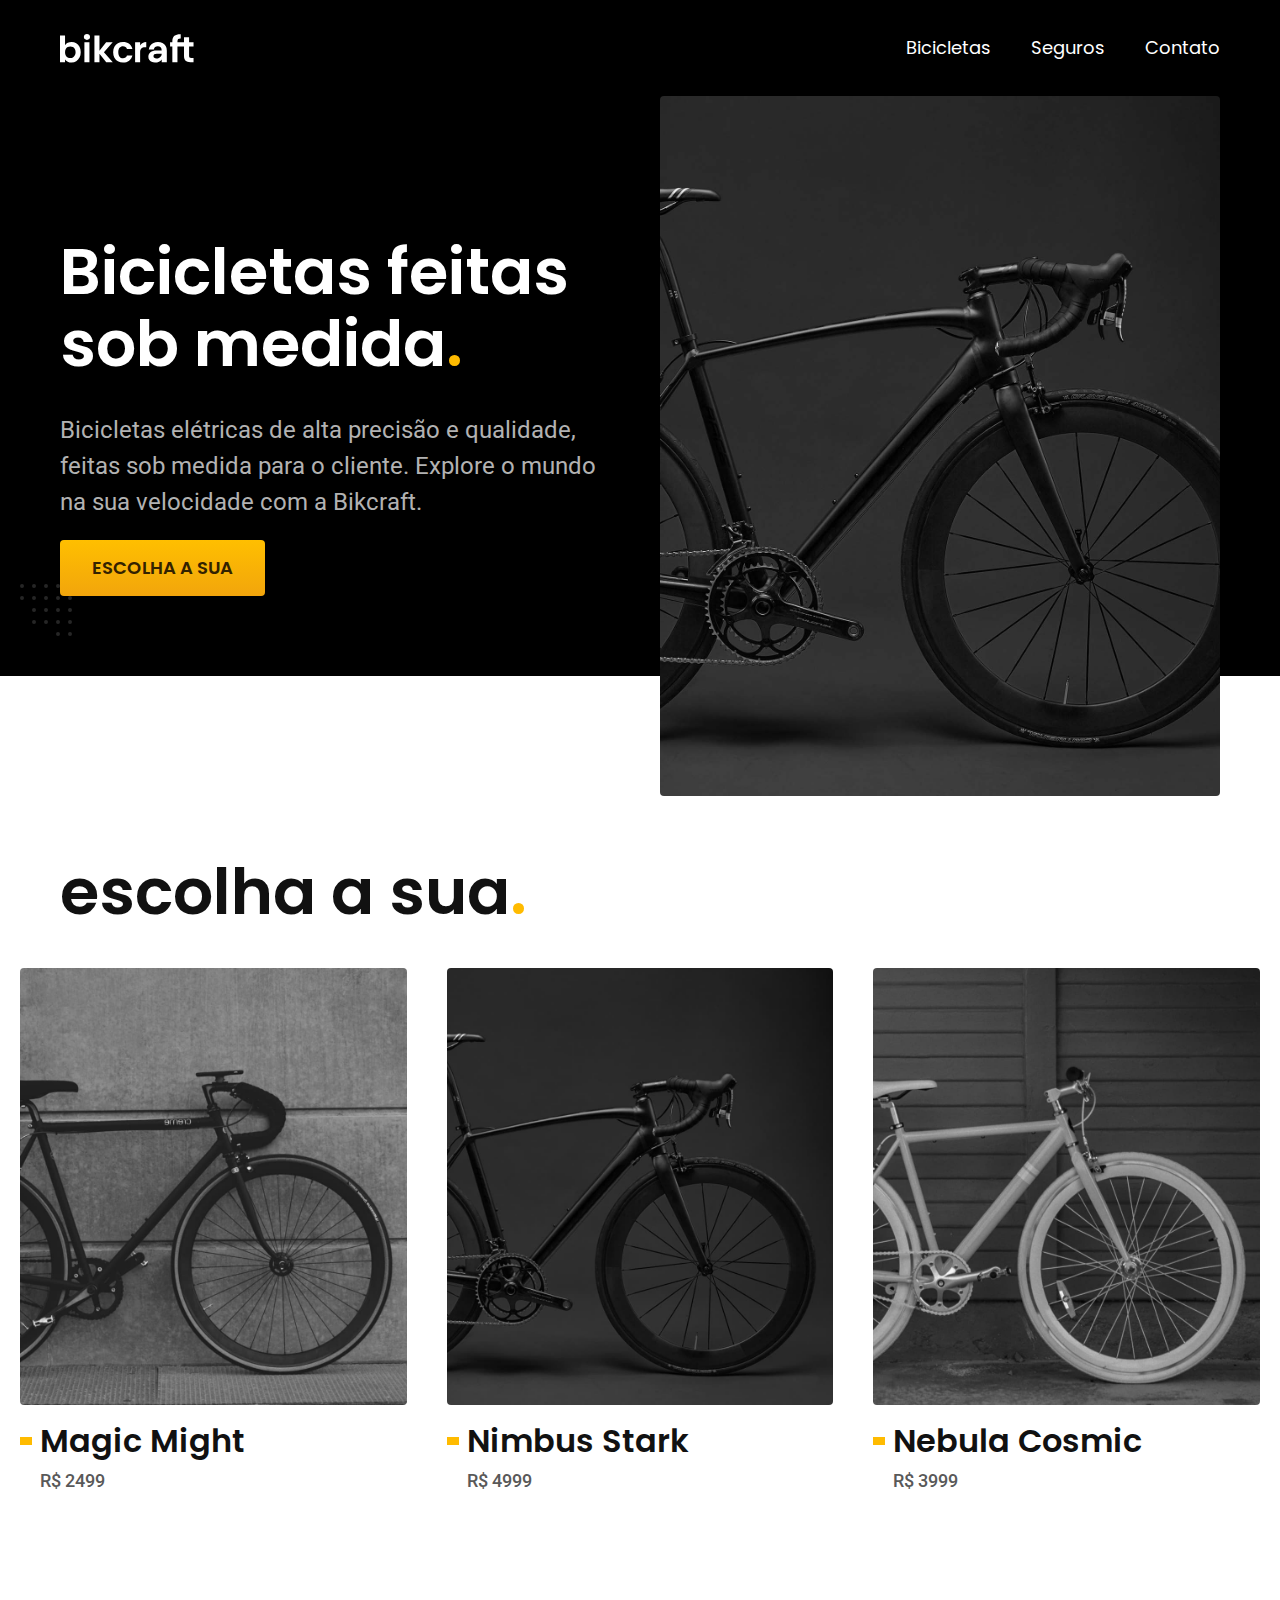
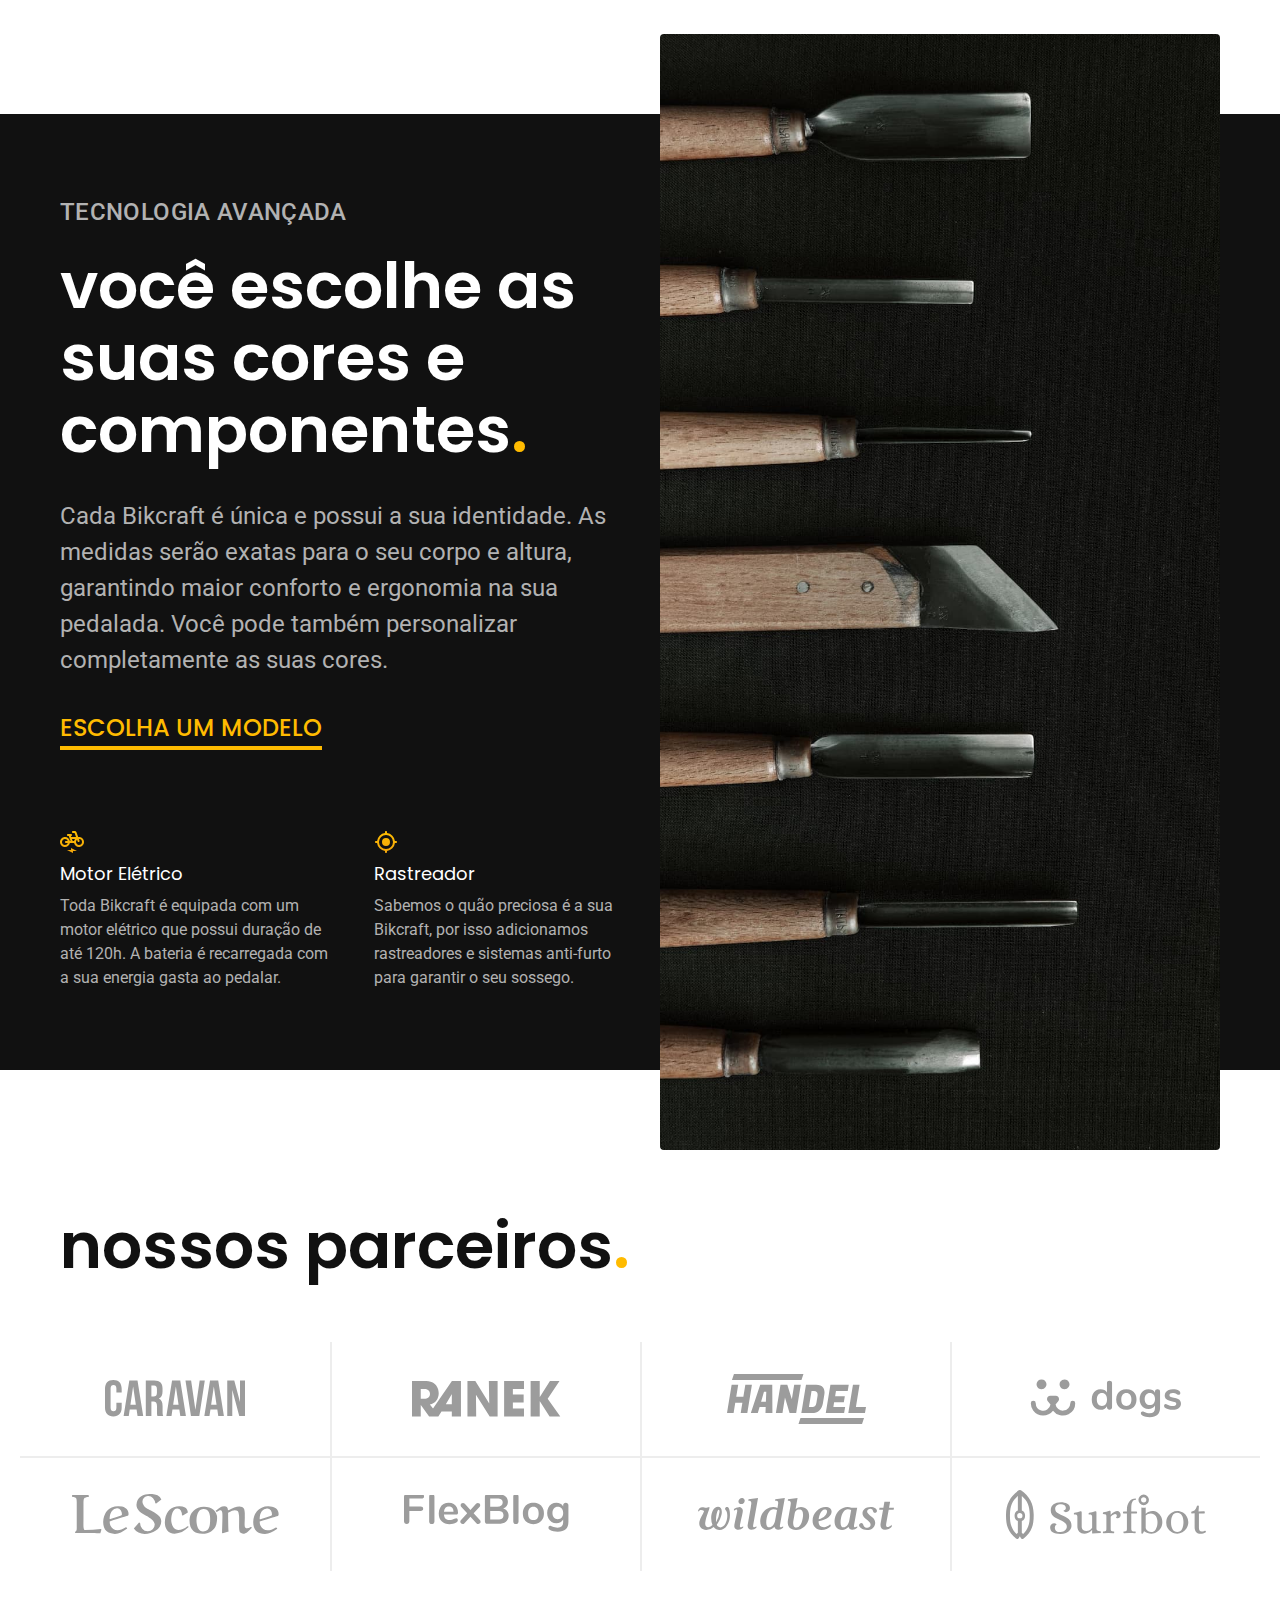
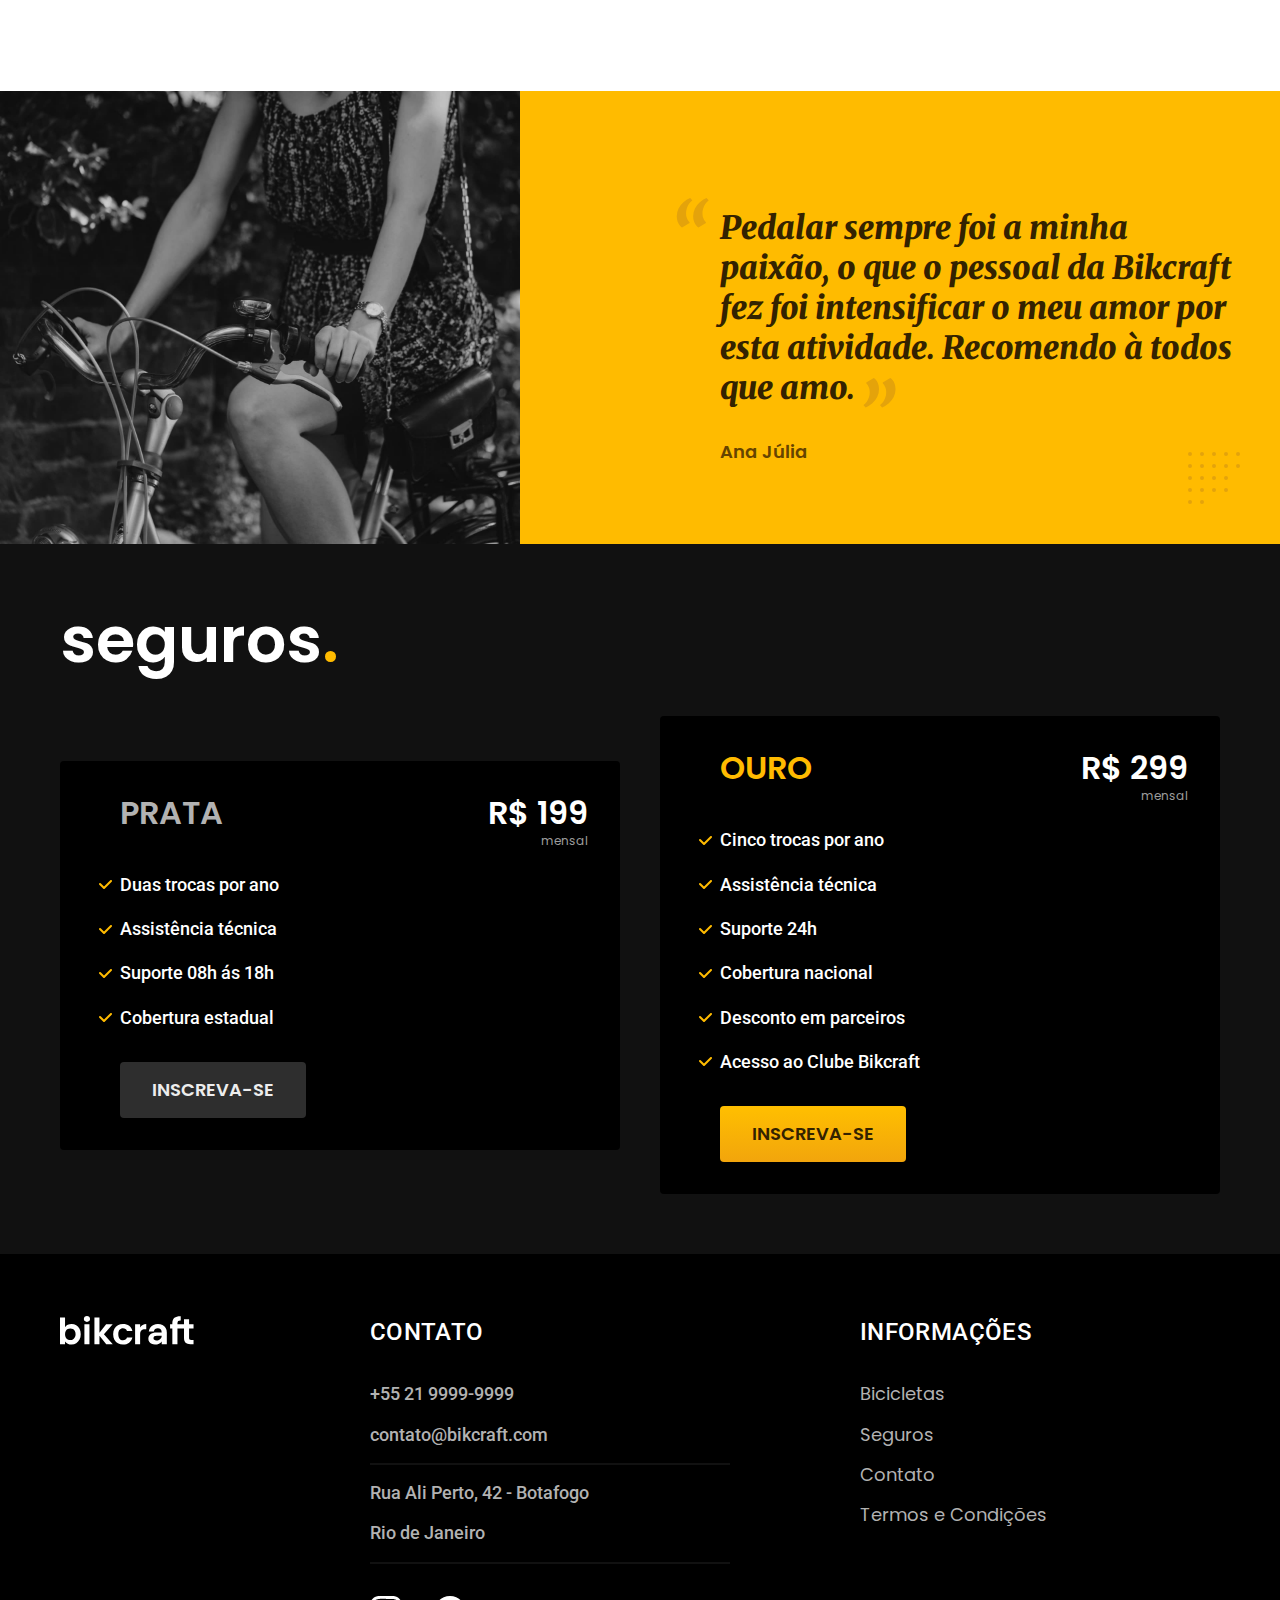
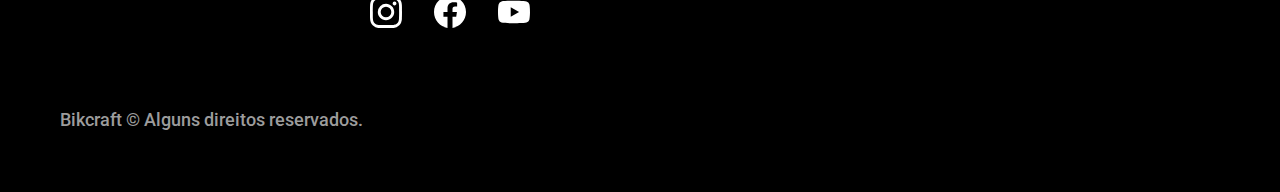
<file: index.html>
<!DOCTYPE html>
<html lang="pt-br">

<head>
  <meta charset="UTF-8">
  <meta name="viewport" content="width=device-width, initial-scale=1.0">
  <title>Bikcraft - Bicicletas Elétricas</title>
  <meta name="description" content="Bicicletas elétricas de alta precisão e qualidade,  feitas sob medida para o cliente. Explore o mundo na sua velocidade com a Bikcraft.">

  <link rel="icon" href="./favicon.svg" type="image/svg+xml">
  <link rel="preload" href="./css/style.min.css" as="style">
  <link rel="stylesheet" href="./css/style.min.css">
  <script>document.documentElement.classList.add("js");</script>

  <link rel="preconnect" href="https://fonts.googleapis.com">
  <link rel="preconnect" href="https://fonts.gstatic.com" crossorigin>
  <link href="https://fonts.googleapis.com/css2?family=Merriweather:ital,wght@1,900&family=Poppins:wght@400;600&family=Roboto:wght@400;500&display=swap" rel="stylesheet">

</head>

<body>
  <header class="header-bg">
    <div class="header container">
      <a href="./">
        <img src="./img/bikcraft.svg" width="136" height="32" alt="Bikcraft">
      </a>
      <nav aria-label="Primária">
        <ul class="header-menu font-1-m cor-0">
          <li><a href="./bicicletas.html">Bicicletas</a></li>
          <li><a href="./seguros.html">Seguros</a></li>
          <li><a href="./contato.html">Contato</a></li>
        </ul>
      </nav>
    </div>
  </header>
  <main class="introducao-bg">
    <div class="introducao container">
      <div class="introducao-conteudo">
        <h1 class="font-1-xxl cor-0 fadeInDown" data-anime="200">Bicicletas feitas sob medida<span class="cor-p1">.</span></h1>
        <p class="font-2-l cor-5 fadeInDown" data-anime="400">Bicicletas elétricas de alta precisão e qualidade, feitas sob medida para o cliente. Explore o mundo na sua velocidade com a Bikcraft.</p>
        <a class="botao fadeInDown" data-anime="600" href="./bicicletas.html">Escolha a sua</a>
      </div>
      <picture data-anime="800" class="fadeInDown">
        <source media="(max-width: 800px)" srcset="./img/bicicletas/nimbus.jpg">
        <img src="./img/fotos/introducao.jpg" width="1280" height="1600" alt="Bicicleta elétrica preta.">
      </picture>
    </div>
  </main>

  <article class="bicicletas-lista">
    <h2 class="container font-1-xxl">escolha a sua<span class="cor-p1">.</span></h2>
    <ul>
      <li>
        <a href="./bicicletas/magic.html">
          <img src="./img/bicicletas/magic-home.jpg" width="920" height="1040" alt="Bicicleta preta">
          <h3 class="font-1-xl">Magic Might</h3>
          <span class="font-2-m cor-8">R$ 2499</span>
        </a>
      </li>
      <li>
        <a href="./bicicletas/nimbus.html">
          <img src="./img/bicicletas/nimbus-home.jpg" width="920" height="1040" alt="Bicicleta preta">
          <h3 class="font-1-xl">Nimbus Stark</h3>
          <span class="font-2-m cor-8">R$ 4999</span>
        </a>
      </li>
      <li>
        <a href="./bicicletas/nebula.html">
          <img src="./img/bicicletas/nebula-home.jpg" width="920" height="1040" alt="Bicicleta preta">
          <h3 class="font-1-xl">Nebula Cosmic</h3>
          <span class="font-2-m cor-8">R$ 3999</span>
        </a>
      </li>
    </ul>
  </article>
  <article class="tecnologia-bg">
    <div class="tecnologia container">
      <div class="tecnologia-conteudo">
        <span class="font-2-l-b cor-5">Tecnologia Avançada</span>
        <h2 class="font-1-xxl cor-0">você escolhe as suas cores e componentes<span class="cor-p1">.</span></h2>
        <p class="font-2-l cor-5">Cada Bikcraft é única e possui a sua identidade. As medidas serão exatas para o seu corpo e altura, garantindo maior conforto e ergonomia na sua pedalada. Você pode também personalizar completamente as suas cores.</p>
        <a class="link" href="./bicicletas.html">Escolha um modelo</a>
        <div class="tecnologia-vantagens">
          <div>
            <img src="./img/icones/eletrica.svg" width="24" height="24" alt="">
            <h3 class="font-1-m cor-0">Motor Elétrico</h3>
            <p class="font-2-s cor-5">Toda Bikcraft é equipada com um motor elétrico que possui duração de até 120h. A bateria é recarregada com a sua energia gasta ao pedalar.</p>
          </div>
          <div>
            <img src="./img/icones/rastreador.svg" alt="">
            <h3 class="font-1-m cor-0">Rastreador</h3>
            <p class="font-2-s cor-5">Sabemos o quão preciosa é a sua Bikcraft, por isso adicionamos rastreadores e sistemas anti-furto para garantir o seu sossego.</p>
          </div>
        </div>
      </div>
      <div class="tecnologia-imagem">
        <img src="./img/fotos/tecnologia.jpg" width="1200" height="1920" alt="">
      </div>
    </div>
  </article>
  <section class="parceiros" aria-label="Nossos Parceiros">
    <h2 class="container font-1-xxl">nossos parceiros<span class="cor-p1">.</span></h2>
    <ul>
      <li><img src="./img/parceiros/caravan.svg" width="140" height="38" alt="Caravan"></li>
      <li><img src="./img/parceiros/ranek.svg" width="149" height="36" alt="Ranek"></li>
      <li><img src="./img/parceiros/handel.svg" width="139" height="50" alt="Handel"></li>
      <li><img src="./img/parceiros/dogs.svg" width="152" height="39" alt="Dogs"></li>
      <li><img src="./img/parceiros/lescone.svg" width="208" height="41" alt="Lescone"></li>
      <li><img src="./img/parceiros/flexblog.svg" width="165" height="38" alt="Flexblog"></li>
      <li><img src="./img/parceiros/wildbeast.svg" width="196" height="34" alt="Wildbeast"></li>
      <li><img src="./img/parceiros/surfbot.svg" width="200" height="49" alt="Surfbot"></li>
    </ul>
  </section>
  <section class="depoimento" aria-label="Depoimento">
    <div>
      <img src="./img/fotos/depoimento.jpg" width="1560" height="1360" alt="Pessoa pedalando uma bicicleta Bikcraft">
    </div>
    <div class="depoimento-conteudo">
      <blockquote class="font-1-xl cor-p5">
        <p>Pedalar sempre foi a minha paixão, o que o pessoal da Bikcraft fez foi intensificar o meu amor por esta atividade. Recomendo à todos que amo. </p>
      </blockquote>
      <span class="font-1-m-b cor-p4">Ana Júlia</span>
    </div>
  </section>
  <article class="seguros-bg">
    <div class="seguros container">
      <h2 class="font-1-xxl cor-0">seguros<span class="cor-p1">.</span></h2>
      <div class="seguros-item">
        <h3 class="font-1-xl cor-5">PRATA</h3>
        <span class="font-1-xl cor-0">R$ 199 <span class="font-1-xs cor-6">mensal</span></span>
        <ul class="font-2-m cor-0">
          <li>Duas trocas por ano</li>
          <li>Assistência técnica</li>
          <li>Suporte 08h ás 18h</li>
          <li>Cobertura estadual</li>
        </ul>
        <a class="botao secundario" href="./orcamento.html?tipo=seguro&produto=prata">Inscreva-se</a>
      </div>
      <div class="seguros-item">
        <h3 class="font-1-xl cor-p1">OURO</h3>
        <span class="font-1-xl cor-0">R$ 299 <span class="font-1-xs cor-6">mensal</span></span>
        <ul class="font-2-m cor-0">
          <li>Cinco trocas por ano</li>
          <li>Assistência técnica</li>
          <li>Suporte 24h</li>
          <li>Cobertura nacional</li>
          <li>Desconto em parceiros</li>
          <li>Acesso ao Clube Bikcraft</li>
        </ul>
        <a class="botao" href="./orcamento.html?tipo=seguro&produto=ouro">Inscreva-se</a>
      </div>
    </div>
  </article>
  <footer class="footer-bg">
    <div class="footer container">
      <img src="./img/bikcraft.svg" width="136" height="32" alt="Bikcraft">
      <div class="footer-contato">
        <h3 class="font-2-l-b cor-0">Contato</h3>
        <ul class="font-2-m cor-5">
          <li><a href="tel:+552199999999">+55 21 9999-9999</a></li>
          <li><a href="mailto:contato@bikcraft.com">contato@bikcraft.com</a></li>
          <li>Rua Ali Perto, 42 - Botafogo</li>
          <li>Rio de Janeiro</li>
        </ul>
        <div class="footer-redes">
          <a href="./">
            <img src="./img/redes/instagram.svg" width="32" height="32" alt="Instagram">
          </a>
          <a href="./">
            <img src="./img/redes/facebook.svg" width="32" height="32" alt="Facebook">
          </a>
          <a href="./">
            <img src="./img/redes/youtube.svg" width="32" height="32" alt="Youtube">
          </a>
        </div>
      </div>
      <div class="footer-informacoes">
        <h3 class="font-2-l-b cor-0">Informações</h3>
        <nav>
          <ul class="font-1-m cor-5">
            <li><a href="./bicicletas.html">Bicicletas</a></li>
            <li><a href="./seguros.html">Seguros</a></li>
            <li><a href="./contato.html">Contato</a></li>
            <li><a href="./termos.html">Termos e Condições</a></li>
          </ul>
        </nav>
      </div>
      <p class="footer-copy font-2-m cor-6">Bikcraft © Alguns direitos reservados.</p>
    </div>
  </footer>
  <script src="./js/plugins/simple-anime.js"></script>
  <script src="./js/script.js"></script>
</body>

</html>
</file>
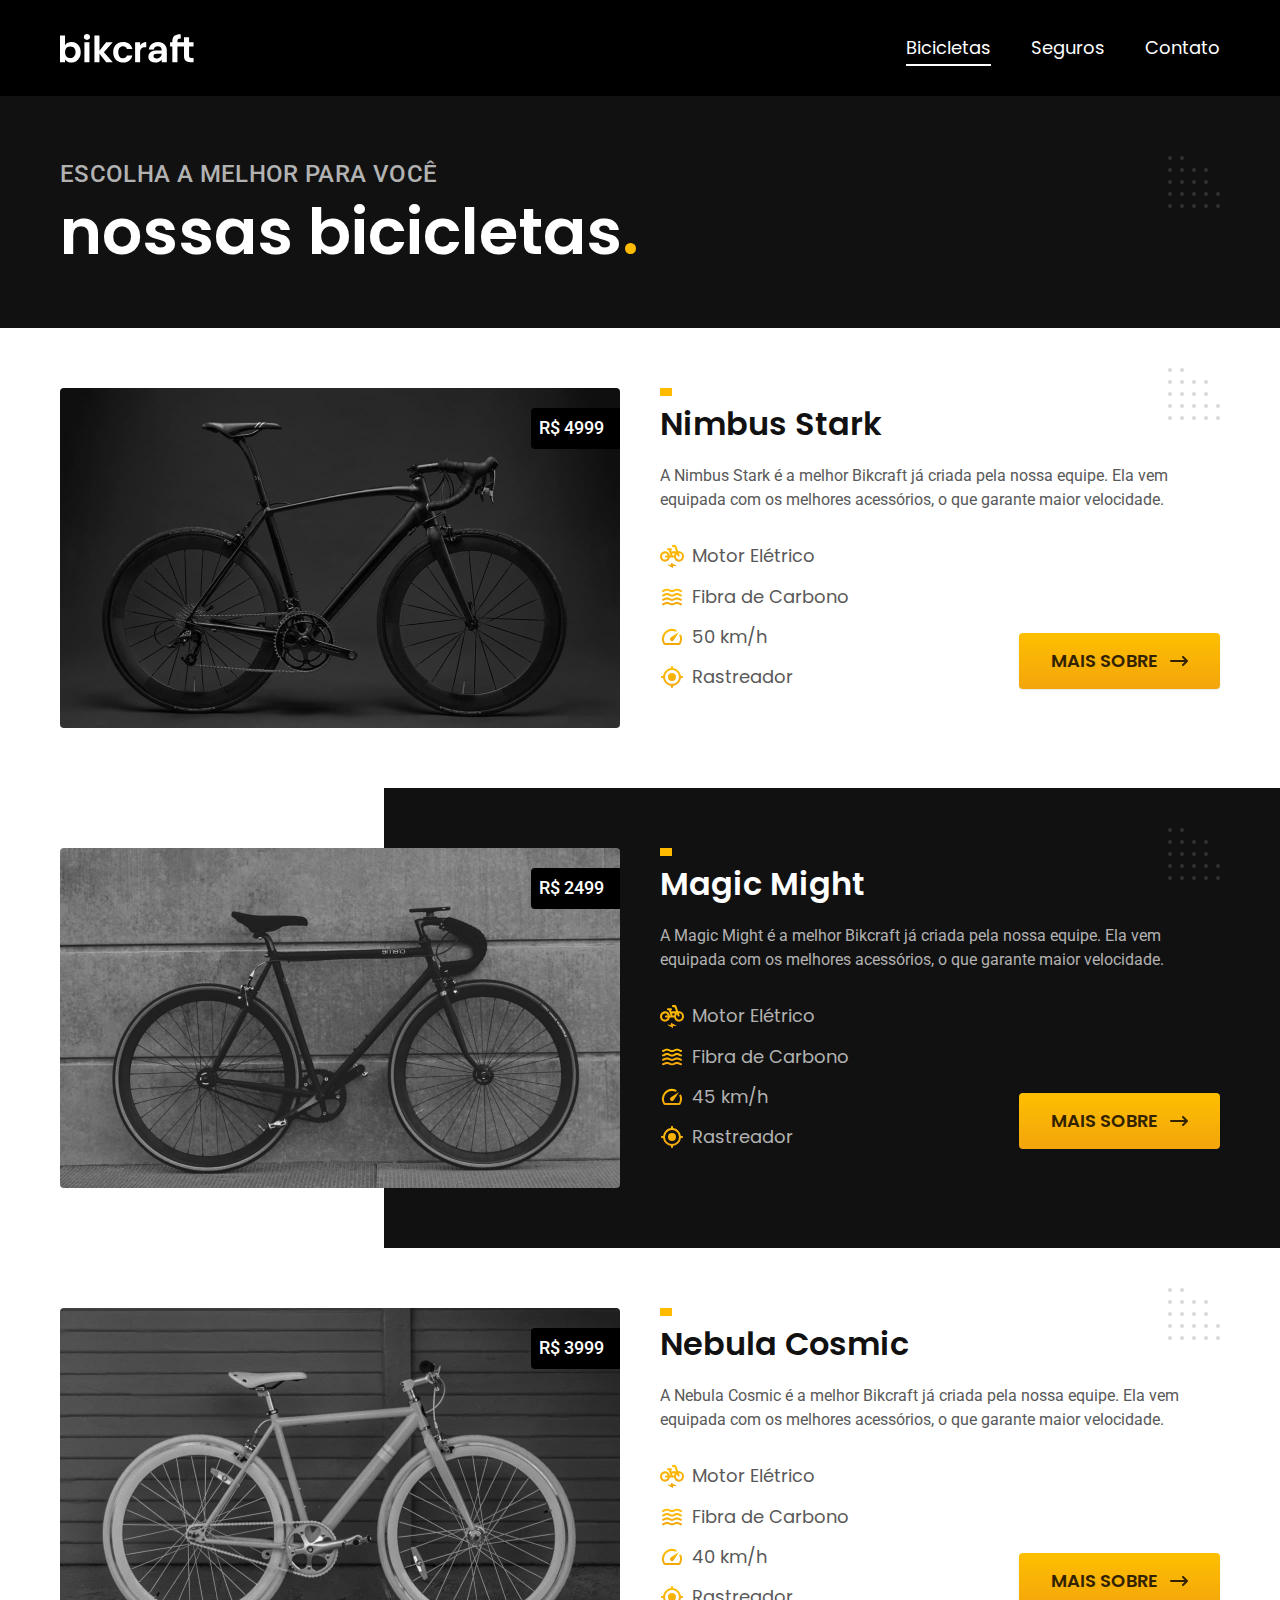
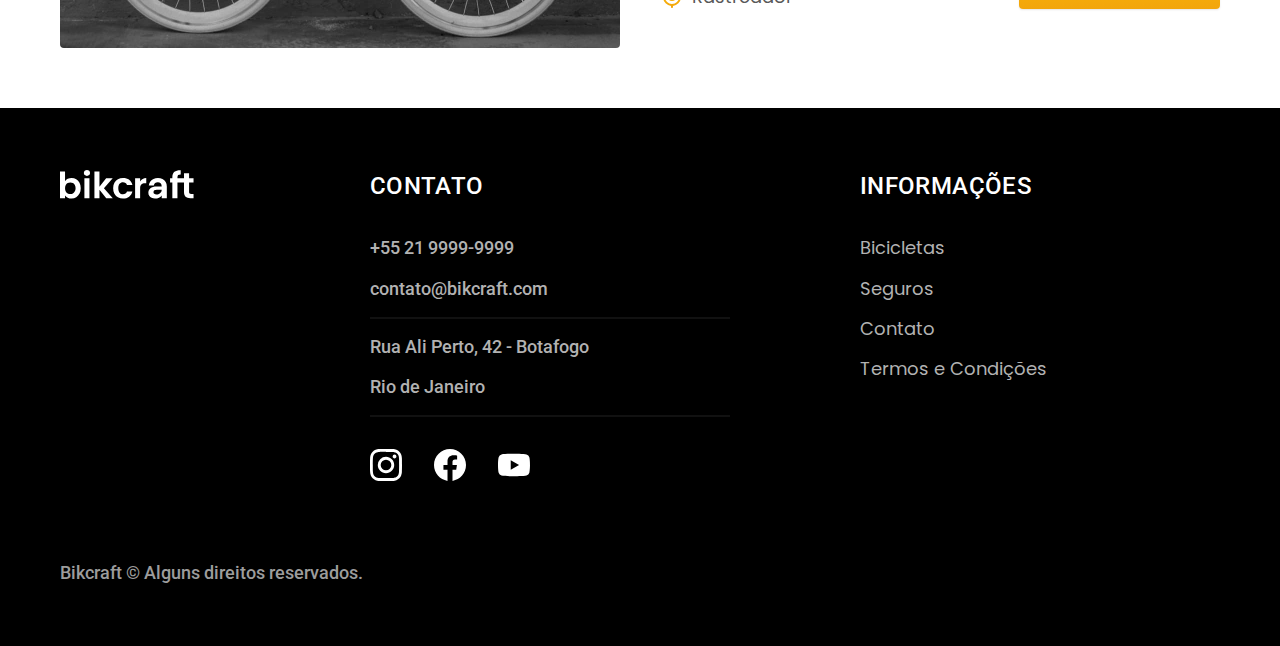
<file: bicicletas.html>
<!DOCTYPE html>
<html lang="pt-br">

<head>
  <meta charset="UTF-8">
  <meta name="viewport" content="width=device-width, initial-scale=1.0">
  <title>Bicicletas | Bikcraft</title>
  <meta name="description" content="Bicicletas.">
  <link rel="icon" href="./favicon.svg" type="image/svg+xml">
  <link rel="preload" href="./css/style.min.css" as="style">
  <link rel="stylesheet" href="./css/style.min.css">
  <script>document.documentElement.classList.add("js");</script>

  <link rel="preconnect" href="https://fonts.googleapis.com">
  <link rel="preconnect" href="https://fonts.gstatic.com" crossorigin>
  <link href="https://fonts.googleapis.com/css2?family=Merriweather:ital,wght@1,900&family=Poppins:wght@400;600&family=Roboto:wght@400;500&display=swap" rel="stylesheet">
</head>

<body id="bicicletas">
  <header class="header-bg">
    <div class="header container">
      <a href="./">
        <img src="./img/bikcraft.svg" width="136" height="32" alt="Bikcraft">
      </a>
      <nav aria-label="Primária">
        <ul class="header-menu font-1-m cor-0">
          <li><a href="./bicicletas.html">Bicicletas</a></li>
          <li><a href="./seguros.html">Seguros</a></li>
          <li><a href="./contato.html">Contato</a></li>
        </ul>
      </nav>
    </div>
  </header>

  <main>
    <div class="titulo-bg">
      <div class="titulo container">
        <p class="font-2-l-b cor-5">Escolha a melhor para você</p>
        <h1 class="font-1-xxl cor-0">nossas bicicletas<span class="cor-p1">.</span></h1>
      </div>
    </div>
    <div class="bicicletas container">
      <div class="bicicletas-imagem">
        <img src="./img/bicicletas/nimbus.jpg" width="1120" height="680" alt="Bicicleta preta">
        <span class="font-2-m cor-0">R$ 4999</span>
      </div>
      <div class="bicicletas-conteudo">
        <h2 class="font-1-xl">Nimbus Stark</h2>
        <p class="font-2-s cor-8">A Nimbus Stark é a melhor Bikcraft já criada pela nossa equipe. Ela vem equipada com os melhores acessórios, o que garante maior velocidade. </p>
        <ul class="font-1-m cor-8">
          <li>
            <img src="./img/icones/eletrica.svg" width="32" height="32" alt="">
            Motor Elétrico
          </li>
          <li>
            <img src="./img/icones/carbono.svg" width="32" height="32" alt="">
            Fibra de Carbono
          </li>
          <li>
            <img src="./img/icones/velocidade.svg" width="32" height="32" alt="">
            50 km/h
          </li>
          <li>
            <img src="./img/icones/rastreador.svg" width="32" height="32" alt="">
            Rastreador
          </li>
        </ul>
        <a class="botao seta" href="./bicicletas/nimbus.html">Mais sobre</a>
      </div>
    </div>
    <div class="bicicletas-bg">
      <div class="bicicletas container">
        <div class="bicicletas-imagem">
          <img src="./img/bicicletas/magic.jpg" width="1120" height="680" alt="Bicicleta preta">
          <span class="font-2-m cor-0">R$ 2499</span>
        </div>
        <div class="bicicletas-conteudo">
          <h2 class="font-1-xl cor-0">Magic Might</h2>
          <p class="font-2-s cor-5">A Magic Might é a melhor Bikcraft já criada pela nossa equipe. Ela vem equipada com os melhores acessórios, o que garante maior velocidade. </p>
          <ul class="font-1-m cor-5">
            <li>
              <img src="./img/icones/eletrica.svg" width="32" height="32" alt="">
              Motor Elétrico
            </li>
            <li>
              <img src="./img/icones/carbono.svg" width="32" height="32" alt="">
              Fibra de Carbono
            </li>
            <li>
              <img src="./img/icones/velocidade.svg" width="32" height="32" alt="">
              45 km/h
            </li>
            <li>
              <img src="./img/icones/rastreador.svg" width="32" height="32" alt="">
              Rastreador
            </li>
          </ul>
          <a class="botao seta" href="./bicicletas/magic.html">Mais sobre</a>
        </div>
      </div>
    </div>
    <div class="bicicletas container">
      <div class="bicicletas-imagem">
        <img src="./img/bicicletas/nebula.jpg" width="1120" height="680" alt="Bicicleta preta">
        <span class="font-2-m cor-0">R$ 3999</span>
      </div>
      <div class="bicicletas-conteudo">
        <h2 class="font-1-xl">Nebula Cosmic</h2>
        <p class="font-2-s cor-8">A Nebula Cosmic é a melhor Bikcraft já criada pela nossa equipe. Ela vem equipada com os melhores acessórios, o que garante maior velocidade. </p>
        <ul class="font-1-m cor-8">
          <li>
            <img src="./img/icones/eletrica.svg" width="32" height="32" alt="">
            Motor Elétrico
          </li>
          <li>
            <img src="./img/icones/carbono.svg" width="32" height="32" alt="">
            Fibra de Carbono
          </li>
          <li>
            <img src="./img/icones/velocidade.svg" width="32" height="32" alt="">
            40 km/h
          </li>
          <li>
            <img src="./img/icones/rastreador.svg" width="32" height="32" alt="">
            Rastreador
          </li>
        </ul>
        <a class="botao seta" href="./bicicletas/nebula.html">Mais sobre</a>
      </div>
    </div>
  </main>

  <footer class="footer-bg">
    <div class="footer container">
      <img src="./img/bikcraft.svg" width="136" height="32" alt="Bikcraft">
      <div class="footer-contato">
        <h3 class="font-2-l-b cor-0">Contato</h3>
        <ul class="font-2-m cor-5">
          <li><a href="tel:+552199999999">+55 21 9999-9999</a></li>
          <li><a href="mailto:contato@bikcraft.com">contato@bikcraft.com</a></li>
          <li>Rua Ali Perto, 42 - Botafogo</li>
          <li>Rio de Janeiro</li>
        </ul>
        <div class="footer-redes">
          <a href="./">
            <img src="./img/redes/instagram.svg" width="32" height="32" alt="Instagram">
          </a>
          <a href="./">
            <img src="./img/redes/facebook.svg" width="32" height="32" alt="Facebook">
          </a>
          <a href="./">
            <img src="./img/redes/youtube.svg" width="32" height="32" alt="Youtube">
          </a>
        </div>
      </div>
      <div class="footer-informacoes">
        <h3 class="font-2-l-b cor-0">Informações</h3>
        <nav>
          <ul class="font-1-m cor-5">
            <li><a href="./bicicletas.html">Bicicletas</a></li>
            <li><a href="./seguros.html">Seguros</a></li>
            <li><a href="./contato.html">Contato</a></li>
            <li><a href="./termos.html">Termos e Condições</a></li>
          </ul>
        </nav>
      </div>
      <p class="footer-copy font-2-m cor-6">Bikcraft © Alguns direitos reservados.</p>
    </div>
  </footer>
  <script src="./js/script.js"></script>
</body>

</html>
</file>
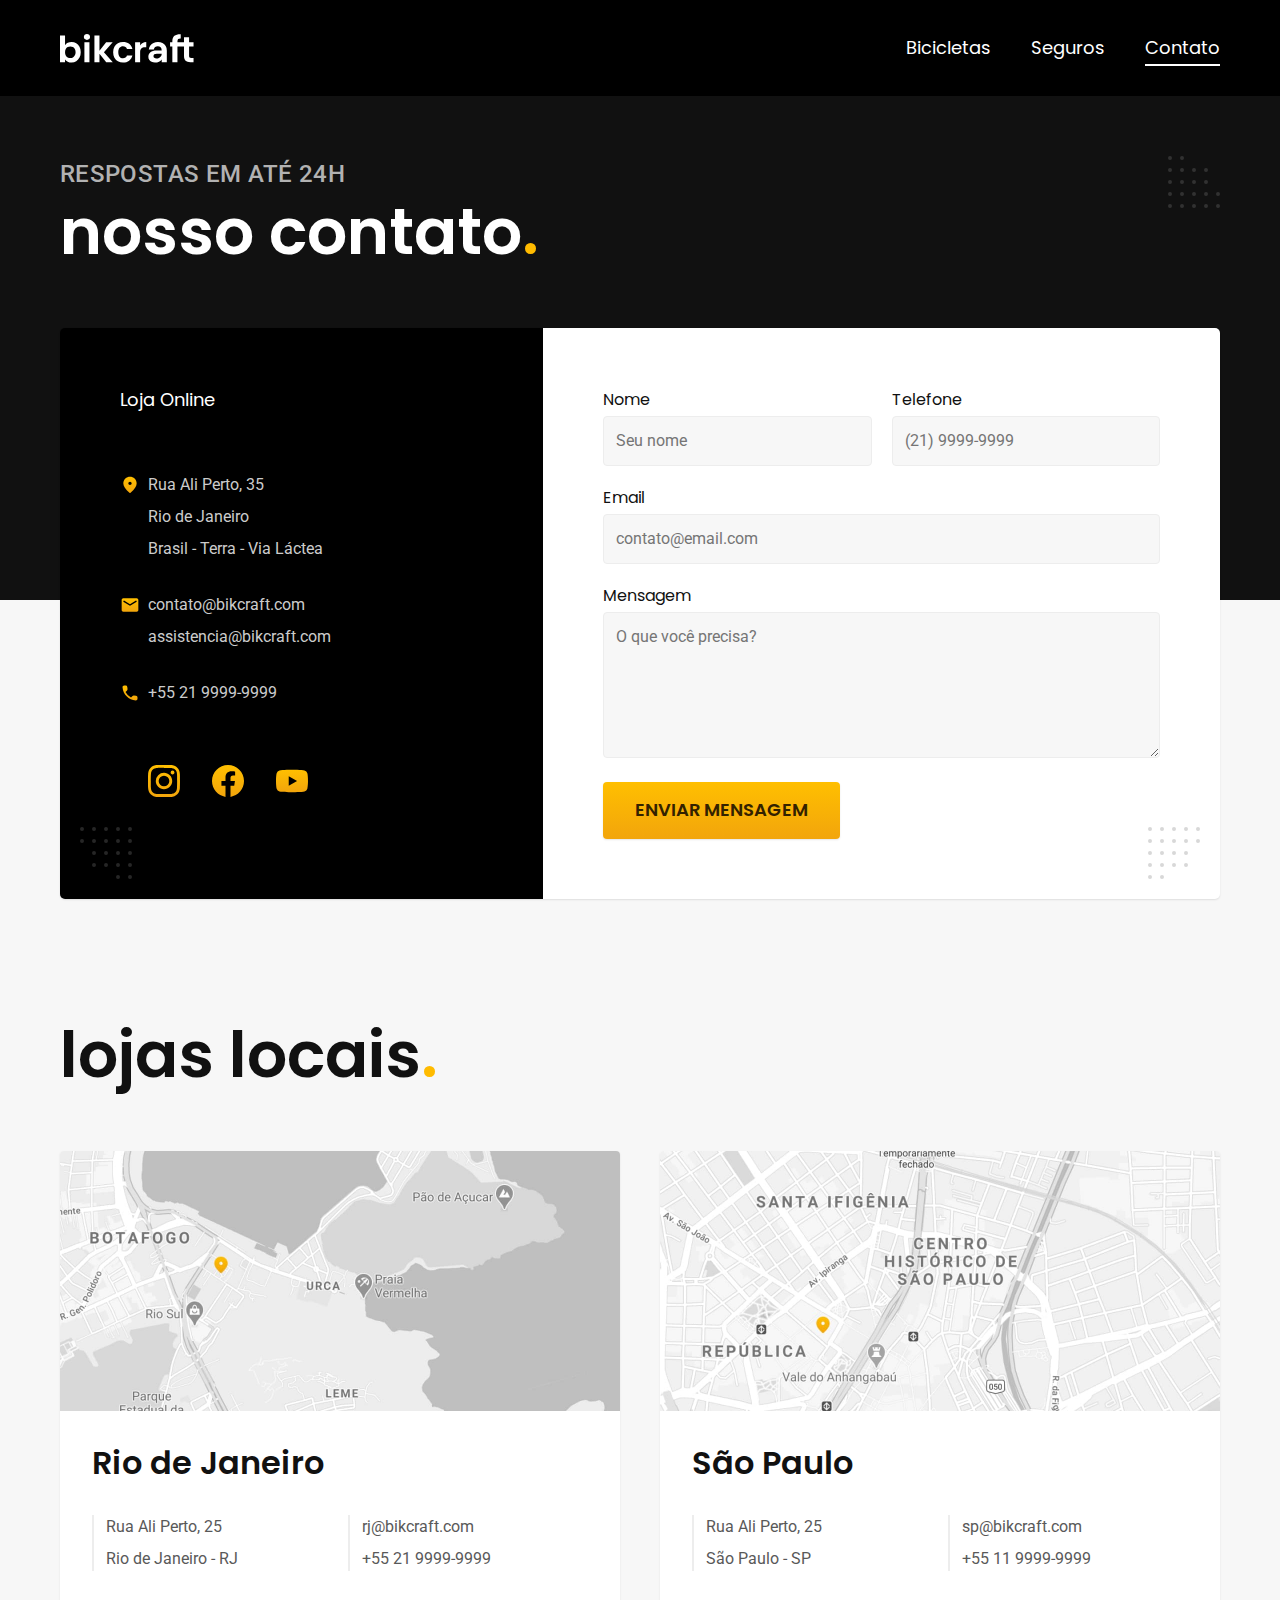
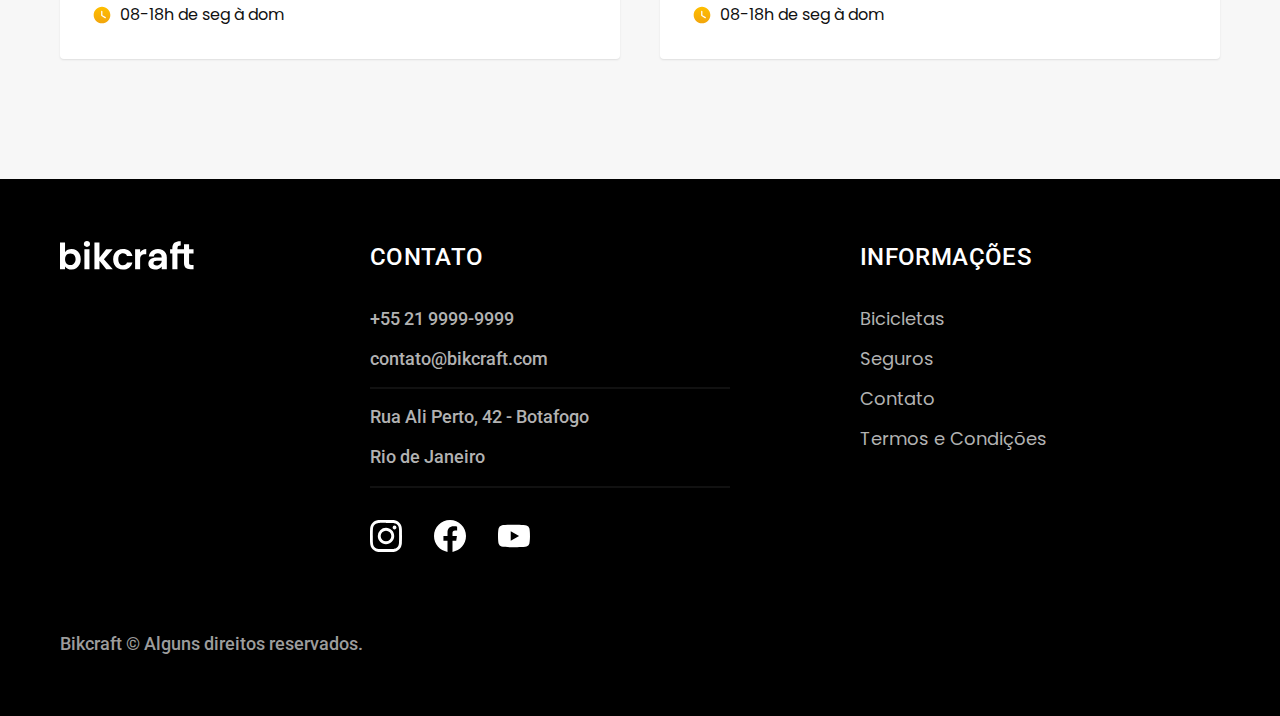
<file: contato.html>
<!DOCTYPE html>
<html lang="pt-br">

<head>
  <meta charset="UTF-8">
  <meta name="viewport" content="width=device-width, initial-scale=1.0">
  <title>Contato | Bikcraft</title>
  <meta name="description" content="Contato.">
  <link rel="icon" href="./favicon.svg" type="image/svg+xml">
  <link rel="preload" href="./css/style.min.css" as="style">
  <link rel="stylesheet" href="./css/style.min.css">
  <script>document.documentElement.classList.add("js");</script>

  <link rel="preconnect" href="https://fonts.googleapis.com">
  <link rel="preconnect" href="https://fonts.gstatic.com" crossorigin>
  <link href="https://fonts.googleapis.com/css2?family=Merriweather:ital,wght@1,900&family=Poppins:wght@400;600&family=Roboto:wght@400;500&display=swap" rel="stylesheet">
</head>

<body id="contato">
  <header class="header-bg">
    <div class="header container">
      <a href="./">
        <img src="./img/bikcraft.svg" width="136" height="32" alt="Bikcraft">
      </a>
      <nav aria-label="Primária">
        <ul class="header-menu font-1-m cor-0">
          <li><a href="./bicicletas.html">Bicicletas</a></li>
          <li><a href="./seguros.html">Seguros</a></li>
          <li><a href="./contato.html">Contato</a></li>
        </ul>
      </nav>
    </div>
  </header>
  <main>
    <div class="titulo-bg">
      <div class="titulo container">
        <p class="font-2-l-b cor-5">Respostas em até 24h</p>
        <h1 class="font-1-xxl cor-0">nosso contato<span class="cor-p1">.</span></h1>
      </div>
    </div>
    <div class="contato container">
      <section class="contato-dados" aria-label="Endereço">
        <h2 class="font-1-m cor-0">Loja Online</h2>
        <div class="contato-endereco font-2-s cor-4">
          <p>Rua Ali Perto, 35</p>
          <p>Rio de Janeiro</p>
          <p>Brasil - Terra - Via Láctea</p>
        </div>
        <address class="contato-meios font-2-s cor-4">
          <a href="mailto:contato@bikcraft.com">contato@bikcraft.com</a>
          <a href="mailto:assistencia@bikcraft.com">assistencia@bikcraft.com</a>
          <a href="tel:+552199999999">+55 21 9999-9999</a>
        </address>
        <div class="contato-redes">
          <a href="./">
            <img src="./img/redes/instagram-p.svg" width="32" height="32" alt="Instagram">
          </a>
          <a href="./">
            <img src="./img/redes/facebook-p.svg" width="32" height="32" alt="Facebook">
          </a>
          <a href="./">
            <img src="./img/redes/youtube-p.svg" width="32" height="32" alt="Youtube">
          </a>
        </div>
      </section>
      <section class="contato-formulario" aria-label="Formulário">
        <form class="form" action="./enviar.php" method="post">
          <div>
            <label for="nome">Nome</label>
            <input type="text" id="nome" name="nome" placeholder="Seu nome">
          </div>
          <div>
            <label for="telefone">Telefone</label>
            <input type="text" id="telefone" name="telefone" placeholder="(21) 9999-9999">
          </div>
          <div class="col-2">
            <label for="email">Email</label>
            <input type="email" id="email" name="email" placeholder="contato@email.com" required>
          </div>
          <div class="col-2">
            <label for="mensagem">Mensagem</label>
            <textarea rows="5" id="mensagem" name="mensagem" placeholder="O que você precisa?"></textarea>
          </div>
          <button class="botao col-2">Enviar Mensagem</button>
        </form>
      </section>
    </div>
  </main>
  <article class="lojas container">
    <h2 class="font-1-xxl">lojas locais<span class="cor-p1">.</span></h2>
    <div class="lojas-item">
      <img src="./img/lojas/rj.jpg" width="1120" height="520" alt="mapa marcando o endereço em Rua Ali Perto, 25 - Rio de Janeiro - RJ">
      <div class="lojas-conteudo">
        <h3 class="font-1-xl">Rio de Janeiro</h3>
        <div class="lojas-dados font-2-s cor-8">
          <p>Rua Ali Perto, 25</p>
          <p>Rio de Janeiro - RJ</p>
        </div>
        <div class="lojas-dados font-2-s cor-8">
          <a href="mailto:rj@bikcraft.com">rj@bikcraft.com</a>
          <a href="tel:+552199999999">+55 21 9999-9999</a>
        </div>
        <p class="lojas-tempo font-1-s"><img src="./img/icones/horario.svg" width="20" height="20" alt="">08-18h de seg à dom</p>
      </div>
    </div>
    <div class="lojas-item">
      <img src="./img/lojas/sp.jpg" width="1120" height="520" alt="mapa marcando o endereço em Rua Ali Perto, 25 - São Paulo - SP">
      <div class="lojas-conteudo">
        <h3 class="font-1-xl">São Paulo</h3>
        <div class="lojas-dados font-2-s cor-8">
          <p>Rua Ali Perto, 25</p>
          <p>São Paulo - SP</p>
        </div>
        <div class="lojas-dados font-2-s cor-8">
          <a href="mailto:sp@bikcraft.com">sp@bikcraft.com</a>
          <a href="tel:+551199999999">+55 11 9999-9999</a>
        </div>
        <p class="lojas-tempo font-1-s"><img src="./img/icones/horario.svg" width="20" height="20" alt="">08-18h de seg à dom</p>
      </div>
    </div>
  </article>
  <footer class="footer-bg">
    <div class="footer container">
      <img src="./img/bikcraft.svg" width="136" height="32" alt="Bikcraft">
      <div class="footer-contato">
        <h3 class="font-2-l-b cor-0">Contato</h3>
        <ul class="font-2-m cor-5">
          <li><a href="tel:+552199999999">+55 21 9999-9999</a></li>
          <li><a href="mailto:contato@bikcraft.com">contato@bikcraft.com</a></li>
          <li>Rua Ali Perto, 42 - Botafogo</li>
          <li>Rio de Janeiro</li>
        </ul>
        <div class="footer-redes">
          <a href="./">
            <img src="./img/redes/instagram.svg" width="32" height="32" alt="Instagram">
          </a>
          <a href="./">
            <img src="./img/redes/facebook.svg" width="32" height="32" alt="Facebook">
          </a>
          <a href="./">
            <img src="./img/redes/youtube.svg" width="32" height="32" alt="Youtube">
          </a>
        </div>
      </div>
      <div class="footer-informacoes">
        <h3 class="font-2-l-b cor-0">Informações</h3>
        <nav>
          <ul class="font-1-m cor-5">
            <li><a href="./bicicletas.html">Bicicletas</a></li>
            <li><a href="./seguros.html">Seguros</a></li>
            <li><a href="./contato.html">Contato</a></li>
            <li><a href="./termos.html">Termos e Condições</a></li>
          </ul>
        </nav>
      </div>
      <p class="footer-copy font-2-m cor-6">Bikcraft © Alguns direitos reservados.</p>
    </div>
  </footer>
  <script src="./js/script.js"></script>
  <script src="./js/formulario.js"></script>
</body>

</html>
</file>
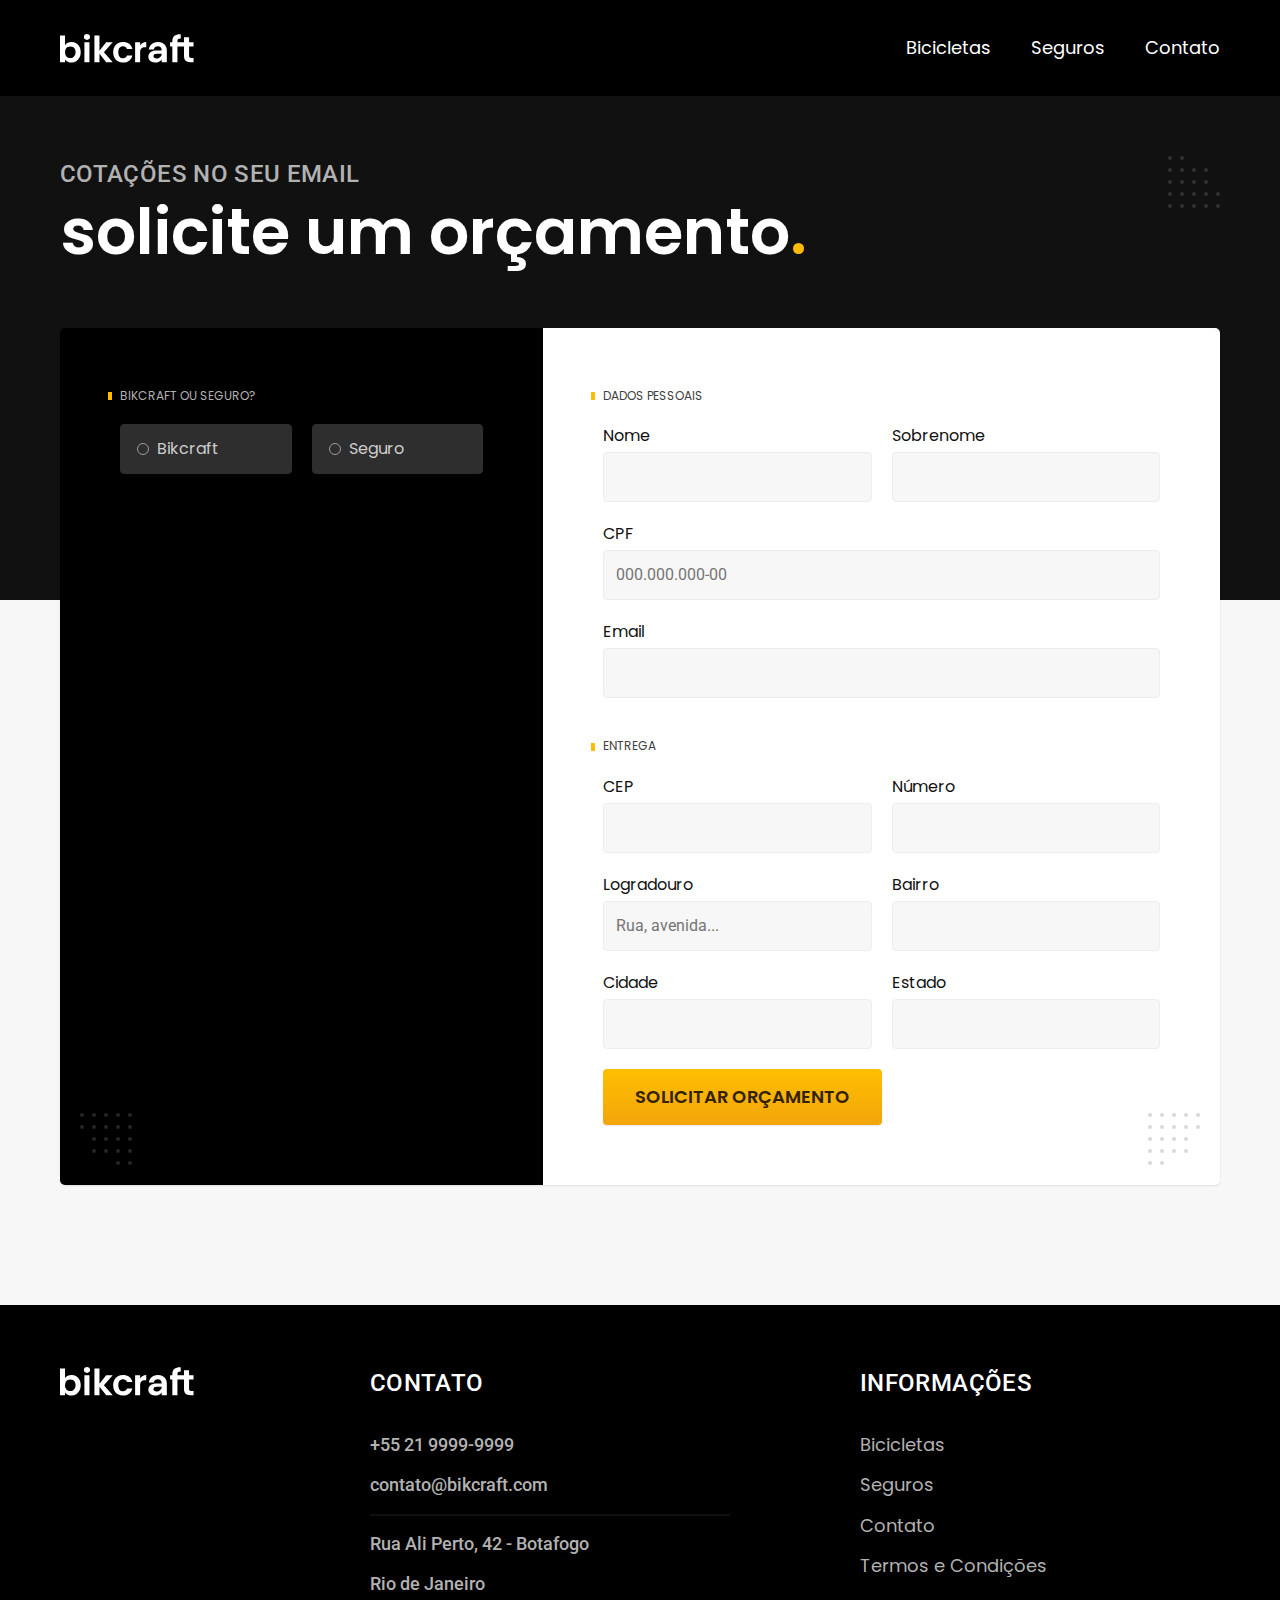
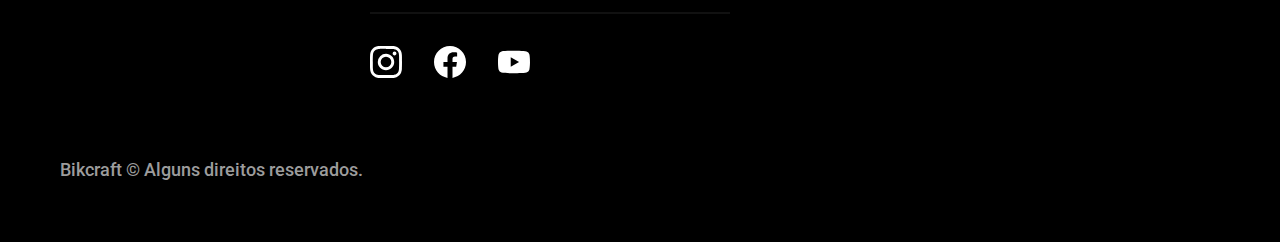
<file: orcamento.html>
<!DOCTYPE html>
<html lang="pt-br">

<head>
  <meta charset="UTF-8">
  <meta name="viewport" content="width=device-width, initial-scale=1.0">
  <title>Orçamento | Bikcraft</title>
  <meta name="description" content="Orçamento.">
  <link rel="icon" href="./favicon.svg" type="image/svg+xml">
  <link rel="preload" href="./css/style.min.css" as="style">
  <link rel="stylesheet" href="./css/style.min.css">
  <script>document.documentElement.classList.add("js");</script>

  <link rel="preconnect" href="https://fonts.googleapis.com">
  <link rel="preconnect" href="https://fonts.gstatic.com" crossorigin>
  <link href="https://fonts.googleapis.com/css2?family=Merriweather:ital,wght@1,900&family=Poppins:wght@400;600&family=Roboto:wght@400;500&display=swap" rel="stylesheet">
</head>

<body id="orcamento">
  <header class="header-bg">
    <div class="header container">
      <a href="./">
        <img src="./img/bikcraft.svg" width="136" height="32" alt="Bikcraft">
      </a>
      <nav aria-label="Primária">
        <ul class="header-menu font-1-m cor-0">
          <li><a href="./bicicletas.html">Bicicletas</a></li>
          <li><a href="./seguros.html">Seguros</a></li>
          <li><a href="./contato.html">Contato</a></li>
        </ul>
      </nav>
    </div>
  </header>
  <main>
    <div class="titulo-bg">
      <div class="titulo container">
        <p class="font-2-l-b cor-5">Cotações no seu email</p>
        <h1 class="font-1-xxl cor-0">solicite um orçamento<span class="cor-p1">.</span></h1>
      </div>
    </div>
    <form class="orcamento container" action="./enviar.php" method="post">
      <div class="orcamento-produto">
        <h2 class="font-1-xs cor-5">Bikcraft ou Seguro?</h2>

        <input type="radio" name="tipo" value="bikcraft" id="bikcraft">
        <label for="bikcraft">Bikcraft</label>

        <input type="radio" name="tipo" value="seguro" id="seguro">
        <label for="seguro">Seguro</label>

        <div class="orcamento-conteudo" id="orcamento-bikcraft">
          <h2 class="font-1-xs cor-5">Escolha a sua</h2>

          <input type="radio" name="produto" value="nimbus" id="nimbus">
          <label for="nimbus">Nimbus Stark <span>R$ 4999</span></label>
          <div class="orcamento-detalhes">
            <ul class="font-1-xs cor-8">
              <li><img src="./img/icones/eletrica.svg" width="32" height="32" alt=""> Motor Elétrico</li>
              <li><img src="./img/icones/carbono.svg" width="32" height="32" alt=""> Fibra de Carbono</li>
              <li><img src="./img/icones/velocidade.svg" width="32" height="32" alt=""> 50 km/h</li>
              <li><img src="./img/icones/rastreador.svg" width="32" height="32" alt=""> Rastreador</li>
            </ul>
            <img src="./img/bicicletas/nimbus.jpg" width="1120" height="680" alt="Bicicleta preta">
          </div>

          <input type="radio" name="produto" value="magic" id="magic">
          <label for="magic">Magic Might <span>R$ 2499</span></label>
          <div class="orcamento-detalhes">
            <ul class="font-1-xs cor-8">
              <li><img src="./img/icones/eletrica.svg" width="32" height="32" alt=""> Motor Elétrico</li>
              <li><img src="./img/icones/carbono.svg" width="32" height="32" alt=""> Fibra de Carbono</li>
              <li><img src="./img/icones/velocidade.svg" width="32" height="32" alt=""> 45 km/h</li>
              <li><img src="./img/icones/rastreador.svg" width="32" height="32" alt=""> Rastreador</li>
            </ul>
            <img src="./img/bicicletas/magic.jpg" width="1120" height="680" alt="Bicicleta preta">
          </div>

          <input type="radio" name="produto" value="nebula" id="nebula">
          <label for="nebula">Nebula Cosmic <span>R$ 3999</span></label>
          <div class="orcamento-detalhes">
            <ul class="font-1-xs cor-8">
              <li><img src="./img/icones/eletrica.svg" width="32" height="32" alt=""> Motor Elétrico</li>
              <li><img src="./img/icones/carbono.svg" width="32" height="32" alt=""> Fibra de Carbono</li>
              <li><img src="./img/icones/velocidade.svg" width="32" height="32" alt=""> 40 km/h</li>
              <li><img src="./img/icones/rastreador.svg" width="32" height="32" alt=""> Rastreador</li>
            </ul>
            <img src="./img/bicicletas/nebula.jpg" width="1120" height="680" alt="Bicicleta branca">
          </div>
        </div>
        <div class="orcamento-conteudo" id="orcamento-seguro">
          <h2 class="font-1-xs cor-5">Escolha o plano</h2>

          <input type="radio" name="produto" value="prata" id="prata">
          <label for="prata">Prata <span>R$199</span></label>

          <input type="radio" name="produto" value="ouro" id="ouro">
          <label for="ouro">Ouro <span>R$299</span></label>
        </div>
      </div>
      <div class="orcamento-dados form">
        <h2 class="font-1-xs cor-9 col-2">dados pessoais</h2>
        <div>
          <label for="nome">Nome</label>
          <input type="text" id="nome" name="nome">
        </div>
        <div>
          <label for="sobrenome">Sobrenome</label>
          <input type="text" id="sobrenome" name="sobrenome">
        </div>
        <div class="col-2">
          <label for="cpf">CPF</label>
          <input type="text" id="cpf" name="cpf" placeholder="000.000.000-00">
        </div>
        <div class="col-2">
          <label for="email">Email</label>
          <input type="email" id="email" name="email" required>
        </div>
        <h2 class="font-1-xs cor-9 col-2">entrega</h2>
        <div>
          <label for="cep">CEP</label>
          <input type="text" id="cep" name="cep">
        </div>
        <div>
          <label for="numero">Número</label>
          <input type="text" id="numero" name="numero">
        </div>
        <div>
          <label for="logradouro">Logradouro</label>
          <input type="text" id="logradouro" name="logradouro" placeholder="Rua, avenida...">
        </div>
        <div>
          <label for="bairro">Bairro</label>
          <input type="text" id="bairro" name="bairro">
        </div>
        <div>
          <label for="cidade">Cidade</label>
          <input type="text" id="cidade" name="cidade">
        </div>
        <div>
          <label for="estado">Estado</label>
          <input type="text" id="estado" name="estado">
        </div>
        <button class="botao col-2">Solicitar Orçamento</button>
      </div>
    </form>
  </main>
  <footer class="footer-bg">
    <div class="footer container">
      <img src="./img/bikcraft.svg" width="136" height="32" alt="Bikcraft">
      <div class="footer-contato">
        <h3 class="font-2-l-b cor-0">Contato</h3>
        <ul class="font-2-m cor-5">
          <li><a href="tel:+552199999999">+55 21 9999-9999</a></li>
          <li><a href="mailto:contato@bikcraft.com">contato@bikcraft.com</a></li>
          <li>Rua Ali Perto, 42 - Botafogo</li>
          <li>Rio de Janeiro</li>
        </ul>
        <div class="footer-redes">
          <a href="./">
            <img src="./img/redes/instagram.svg" width="32" height="32" alt="Instagram">
          </a>
          <a href="./">
            <img src="./img/redes/facebook.svg" width="32" height="32" alt="Facebook">
          </a>
          <a href="./">
            <img src="./img/redes/youtube.svg" width="32" height="32" alt="Youtube">
          </a>
        </div>
      </div>
      <div class="footer-informacoes">
        <h3 class="font-2-l-b cor-0">Informações</h3>
        <nav>
          <ul class="font-1-m cor-5">
            <li><a href="./bicicletas.html">Bicicletas</a></li>
            <li><a href="./seguros.html">Seguros</a></li>
            <li><a href="./contato.html">Contato</a></li>
            <li><a href="./termos.html">Termos e Condições</a></li>
          </ul>
        </nav>
      </div>
      <p class="footer-copy font-2-m cor-6">Bikcraft © Alguns direitos reservados.</p>
    </div>
  </footer>
  <script src="./js/script.js"></script>
  <script src="./js/formulario.js"></script>
</body>

</html>
</file>
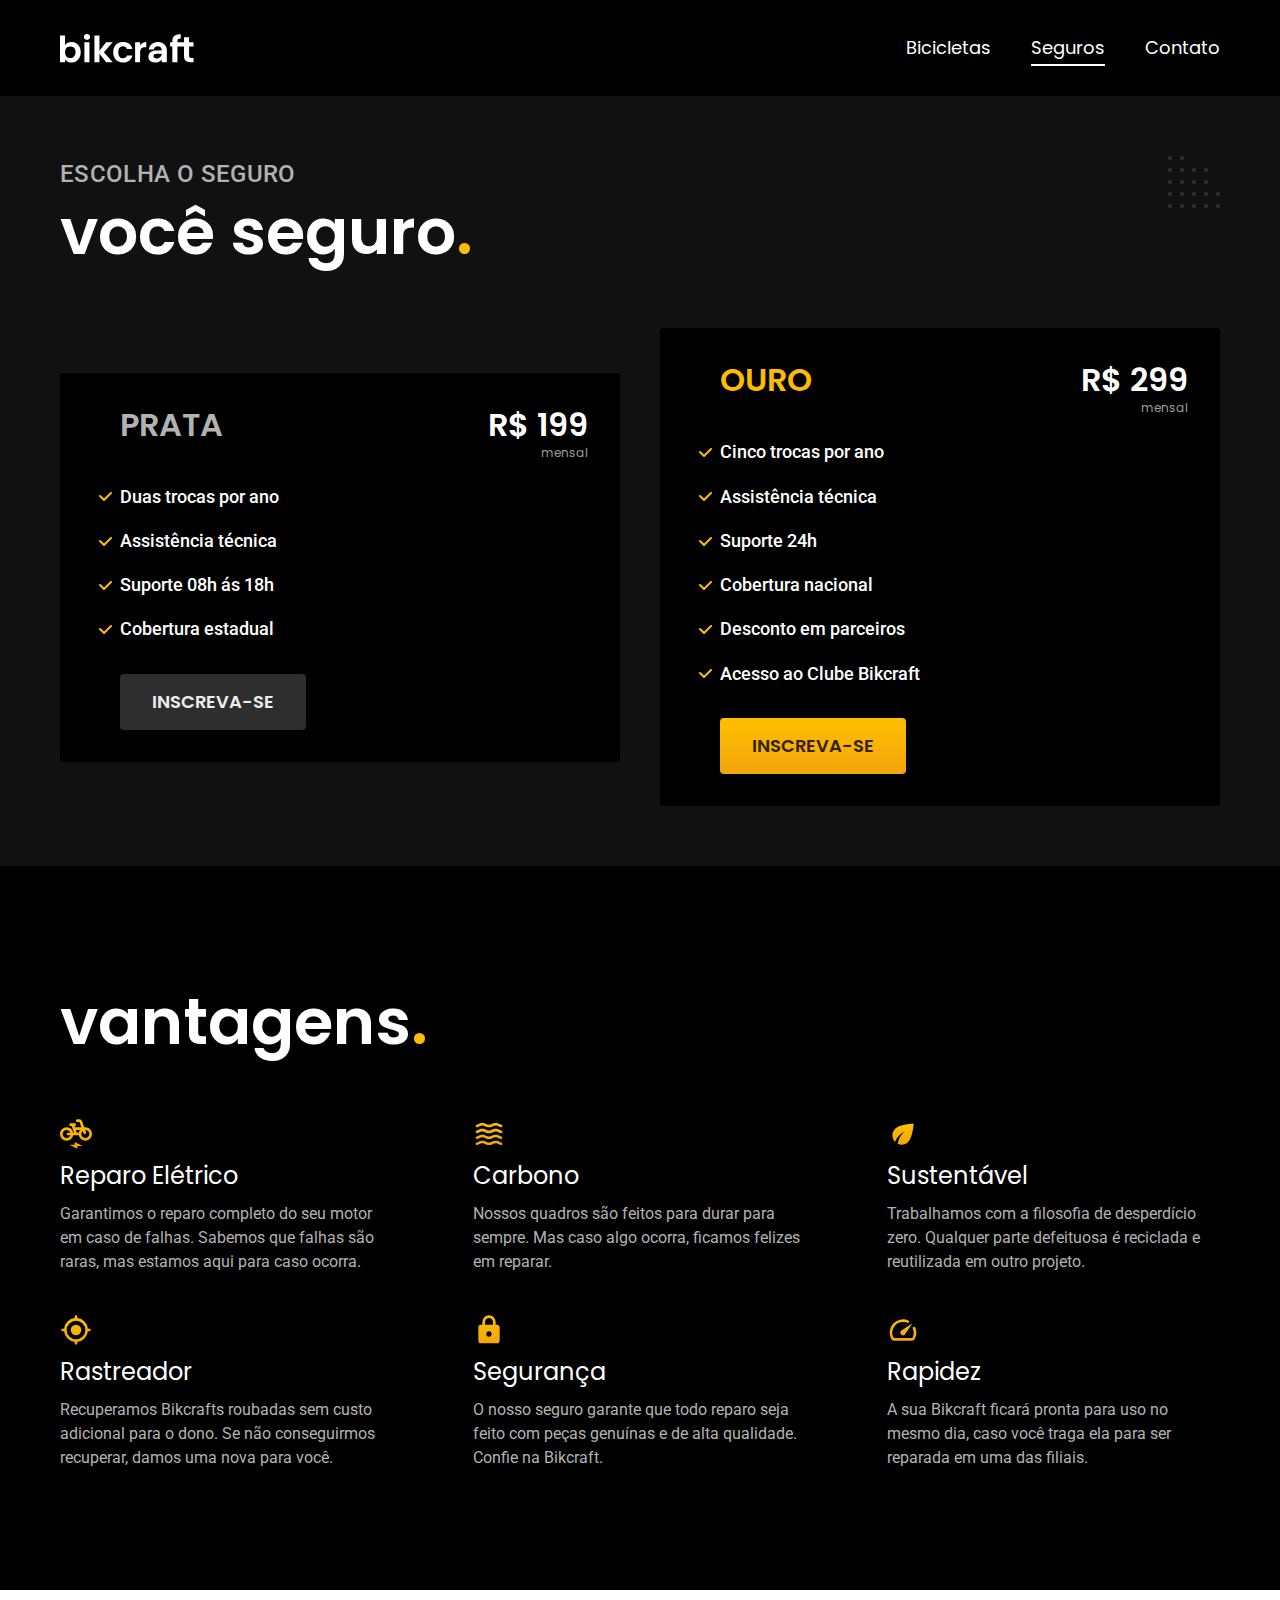
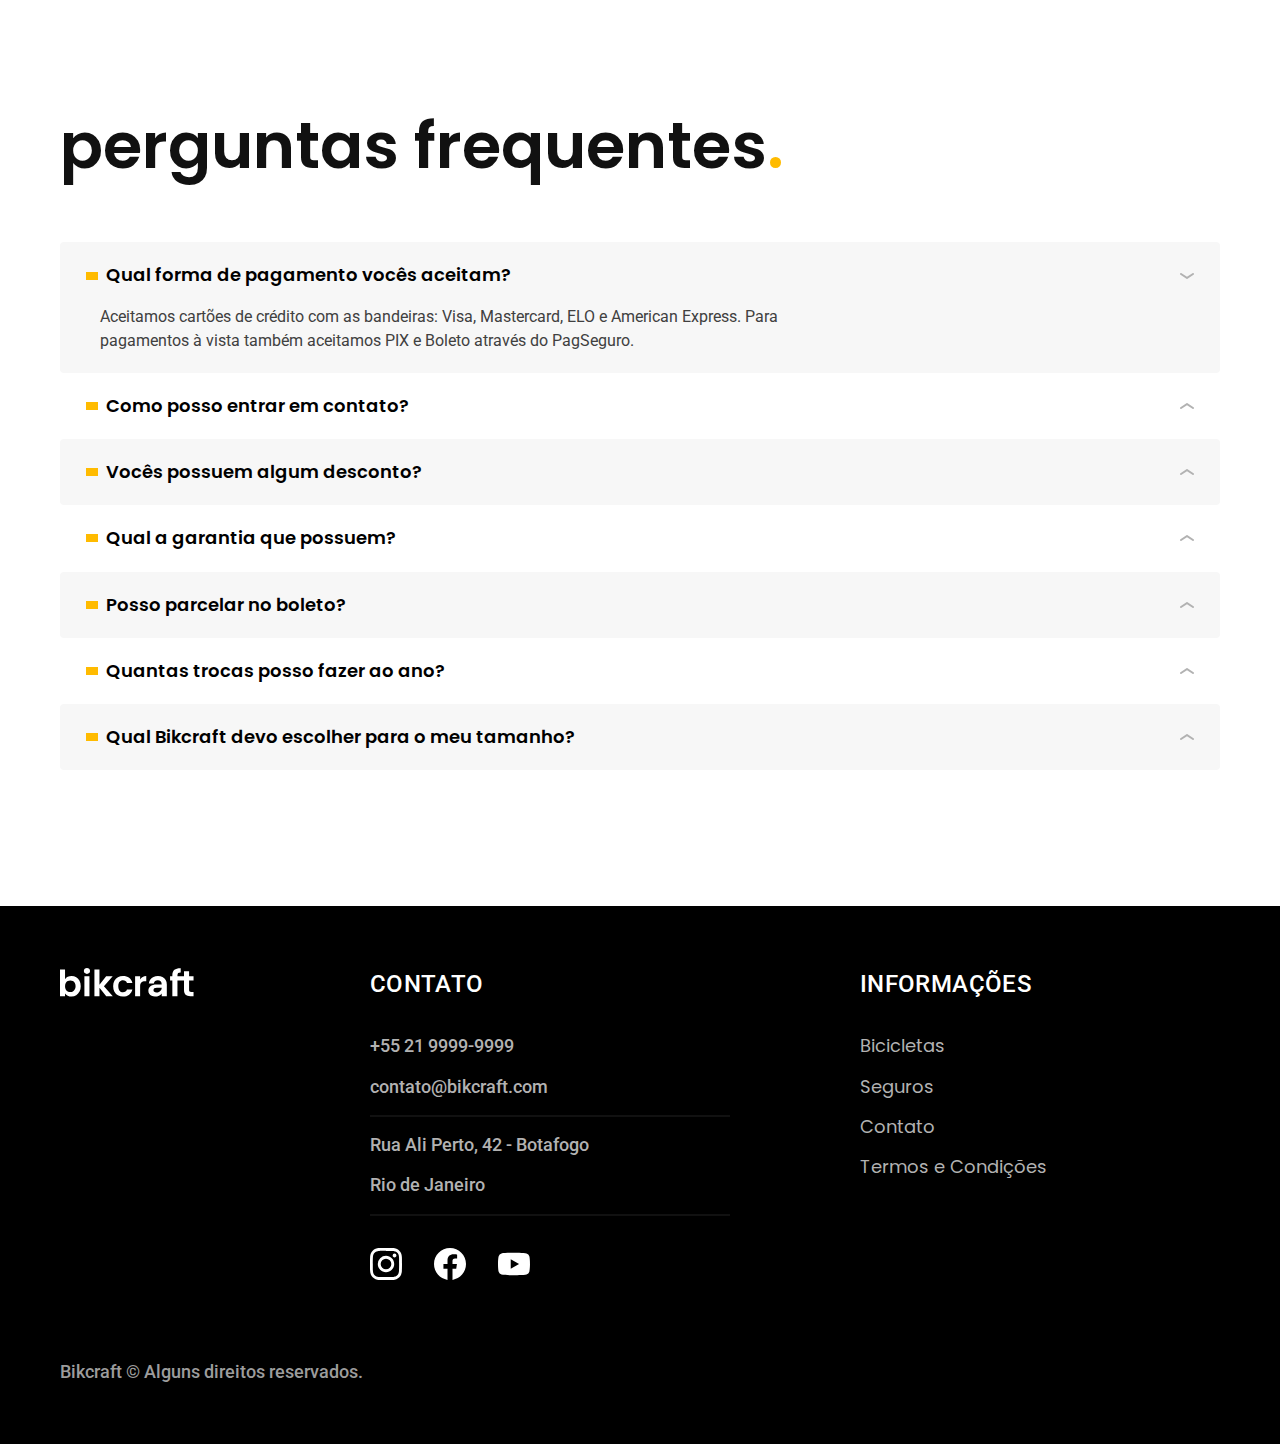
<file: seguros.html>
<!DOCTYPE html>
<html lang="pt-br">

<head>
  <meta charset="UTF-8">
  <meta name="viewport" content="width=device-width, initial-scale=1.0">
  <title>Seguros | Bikcraft</title>
  <meta name="description" content="Seguros.">
  <link rel="icon" href="./favicon.svg" type="image/svg+xml">
  <link rel="preload" href="./css/style.min.css" as="style">
  <link rel="stylesheet" href="./css/style.min.css">
  <script>document.documentElement.classList.add("js");</script>

  <link rel="preconnect" href="https://fonts.googleapis.com">
  <link rel="preconnect" href="https://fonts.gstatic.com" crossorigin>
  <link href="https://fonts.googleapis.com/css2?family=Merriweather:ital,wght@1,900&family=Poppins:wght@400;600&family=Roboto:wght@400;500&display=swap" rel="stylesheet">
</head>

<body id="seguros">
  <header class="header-bg">
    <div class="header container">
      <a href="./">
        <img src="./img/bikcraft.svg" width="136" height="32" alt="Bikcraft">
      </a>
      <nav aria-label="Primária">
        <ul class="header-menu font-1-m cor-0">
          <li><a href="./bicicletas.html">Bicicletas</a></li>
          <li><a href="./seguros.html">Seguros</a></li>
          <li><a href="./contato.html">Contato</a></li>
        </ul>
      </nav>
    </div>
  </header>
  <main class="seguros-bg">
    <div class="titulo-bg">
      <div class="titulo container">
        <p class="font-2-l-b cor-5">Escolha o seguro</p>
        <h1 class="font-1-xxl cor-0">você seguro<span class="cor-p1">.</span></h1>
      </div>
    </div>
    <div class="seguros container">
      <div class="seguros-item fadeInLeft" data-anime="200">
        <h3 class="font-1-xl cor-5">PRATA</h3>
        <span class="font-1-xl cor-0">R$ 199 <span class="font-1-xs cor-6">mensal</span></span>
        <ul class="font-2-m cor-0">
          <li>Duas trocas por ano</li>
          <li>Assistência técnica</li>
          <li>Suporte 08h ás 18h</li>
          <li>Cobertura estadual</li>
        </ul>
        <a class="botao secundario" href="./orcamento.html?tipo=seguro&produto=prata">Inscreva-se</a>
      </div>
      <div class="seguros-item fadeInRight" data-anime="400">
        <h3 class="font-1-xl cor-p1">OURO</h3>
        <span class="font-1-xl cor-0">R$ 299 <span class="font-1-xs cor-6">mensal</span></span>
        <ul class="font-2-m cor-0">
          <li>Cinco trocas por ano</li>
          <li>Assistência técnica</li>
          <li>Suporte 24h</li>
          <li>Cobertura nacional</li>
          <li>Desconto em parceiros</li>
          <li>Acesso ao Clube Bikcraft</li>
        </ul>
        <a class="botao" href="./orcamento.html?tipo=seguro&produto=ouro">Inscreva-se</a>
      </div>
    </div>
  </main>
  <article class="vantagens-bg">
    <div class="vantagens container">
      <h2 class="font-1-xxl cor-0">vantagens<span class="cor-p1">.</span></h2>
      <ul>
        <li>
          <img src="./img/icones/eletrica.svg" width="32" height="32" alt="">
          <h3 class="font-1-l cor-0">Reparo Elétrico</h3>
          <p class="font-2-s cor-5">Garantimos o reparo completo do seu motor em caso de falhas. Sabemos que falhas são raras, mas estamos aqui para caso ocorra.</p>
        </li>
        <li>
          <img src="./img/icones/carbono.svg" width="32" height="32" alt="">
          <h3 class="font-1-l cor-0">Carbono</h3>
          <p class="font-2-s cor-5">Nossos quadros são feitos para durar para sempre. Mas caso algo ocorra, ficamos felizes em reparar.</p>
        </li>
        <li>
          <img src="./img/icones/sustentavel.svg" width="32" height="32" alt="">
          <h3 class="font-1-l cor-0">Sustentável</h3>
          <p class="font-2-s cor-5">Trabalhamos com a filosofia de desperdício zero. Qualquer parte defeituosa é reciclada e reutilizada em outro projeto.</p>
        </li>
        <li>
          <img src="./img/icones/rastreador.svg" width="32" height="32" alt="">
          <h3 class="font-1-l cor-0">Rastreador</h3>
          <p class="font-2-s cor-5">Recuperamos Bikcrafts roubadas sem custo adicional para o dono. Se não conseguirmos recuperar, damos uma nova para você.</p>
        </li>
        <li>
          <img src="./img/icones/seguro.svg" width="32" height="32" alt="">
          <h3 class="font-1-l cor-0">Segurança</h3>
          <p class="font-2-s cor-5">O nosso seguro garante que todo reparo seja feito com peças genuínas e de alta qualidade. Confie na Bikcraft.</p>
        </li>
        <li>
          <img src="./img/icones/velocidade.svg" width="32" height="32" alt="">
          <h3 class="font-1-l cor-0">Rapidez</h3>
          <p class="font-2-s cor-5">A sua Bikcraft ficará pronta para uso no mesmo dia, caso você traga ela para ser reparada em uma das filiais.</p>
        </li>
      </ul>
    </div>
  </article>
  <article class="perguntas container">
    <h2 class="font-1-xxl">perguntas frequentes<span class="cor-p1">.</span></h2>
    <dl>
      <div>
        <dt><button class="font-1-m-b" aria-controls="pergunta1" aria-expanded="true">Qual forma de pagamento vocês aceitam?</button></dt>
        <dd id="pergunta1" class="font-2-s cor-9 ativa">Aceitamos cartões de crédito com as bandeiras: Visa, Mastercard, ELO e American Express. Para pagamentos à vista também aceitamos PIX e Boleto através do PagSeguro.</dd>
      </div>
      <div>
        <dt><button class="font-1-m-b" aria-controls="pergunta2" aria-expanded="false">Como posso entrar em contato?</button></dt>
        <dd id="pergunta2" class="font-2-s cor-9">Aceitamos cartões de crédito com as bandeiras: Visa, Mastercard, ELO e American Express. Para pagamentos à vista também aceitamos PIX e Boleto através do PagSeguro.</dd>
      </div>
      <div>
        <dt><button class="font-1-m-b" aria-controls="pergunta3" aria-expanded="false">Vocês possuem algum desconto?</button></dt>
        <dd id="pergunta3" class="font-2-s cor-9">Aceitamos cartões de crédito com as bandeiras: Visa, Mastercard, ELO e American Express. Para pagamentos à vista também aceitamos PIX e Boleto através do PagSeguro.</dd>
      </div>
      <div>
        <dt><button class="font-1-m-b" aria-controls="pergunta4" aria-expanded="false">Qual a garantia que possuem?</button></dt>
        <dd id="pergunta4" class="font-2-s cor-9">Aceitamos cartões de crédito com as bandeiras: Visa, Mastercard, ELO e American Express. Para pagamentos à vista também aceitamos PIX e Boleto através do PagSeguro.</dd>
      </div>
      <div>
        <dt><button class="font-1-m-b" aria-controls="pergunta5" aria-expanded="false">Posso parcelar no boleto?</button></dt>
        <dd id="pergunta5" class="font-2-s cor-9">Aceitamos cartões de crédito com as bandeiras: Visa, Mastercard, ELO e American Express. Para pagamentos à vista também aceitamos PIX e Boleto através do PagSeguro.</dd>
      </div>
      <div>
        <dt><button class="font-1-m-b" aria-controls="pergunta6" aria-expanded="false">Quantas trocas posso fazer ao ano?</button></dt>
        <dd id="pergunta6" class="font-2-s cor-9">Aceitamos cartões de crédito com as bandeiras: Visa, Mastercard, ELO e American Express. Para pagamentos à vista também aceitamos PIX e Boleto através do PagSeguro.</dd>
      </div>
      <div>
        <dt><button class="font-1-m-b" aria-controls="pergunta7" aria-expanded="false">Qual Bikcraft devo escolher para o meu tamanho?</button></dt>
        <dd id="pergunta7" class="font-2-s cor-9">Aceitamos cartões de crédito com as bandeiras: Visa, Mastercard, ELO e American Express. Para pagamentos à vista também aceitamos PIX e Boleto através do PagSeguro.</dd>
      </div>
    </dl>
  </article>
  <footer class="footer-bg">
    <div class="footer container">
      <img src="./img/bikcraft.svg" width="136" height="32" alt="Bikcraft">
      <div class="footer-contato">
        <h3 class="font-2-l-b cor-0">Contato</h3>
        <ul class="font-2-m cor-5">
          <li><a href="tel:+552199999999">+55 21 9999-9999</a></li>
          <li><a href="mailto:contato@bikcraft.com">contato@bikcraft.com</a></li>
          <li>Rua Ali Perto, 42 - Botafogo</li>
          <li>Rio de Janeiro</li>
        </ul>
        <div class="footer-redes">
          <a href="./">
            <img src="./img/redes/instagram.svg" width="32" height="32" alt="Instagram">
          </a>
          <a href="./">
            <img src="./img/redes/facebook.svg" width="32" height="32" alt="Facebook">
          </a>
          <a href="./">
            <img src="./img/redes/youtube.svg" width="32" height="32" alt="Youtube">
          </a>
        </div>
      </div>
      <div class="footer-informacoes">
        <h3 class="font-2-l-b cor-0">Informações</h3>
        <nav>
          <ul class="font-1-m cor-5">
            <li><a href="./bicicletas.html">Bicicletas</a></li>
            <li><a href="./seguros.html">Seguros</a></li>
            <li><a href="./contato.html">Contato</a></li>
            <li><a href="./termos.html">Termos e Condições</a></li>
          </ul>
        </nav>
      </div>
      <p class="footer-copy font-2-m cor-6">Bikcraft © Alguns direitos reservados.</p>
    </div>
  </footer>
  <script src="./js/plugins/simple-anime.js"></script>
  <script src="./js/script.js"></script>
</body>

</html>
</file>
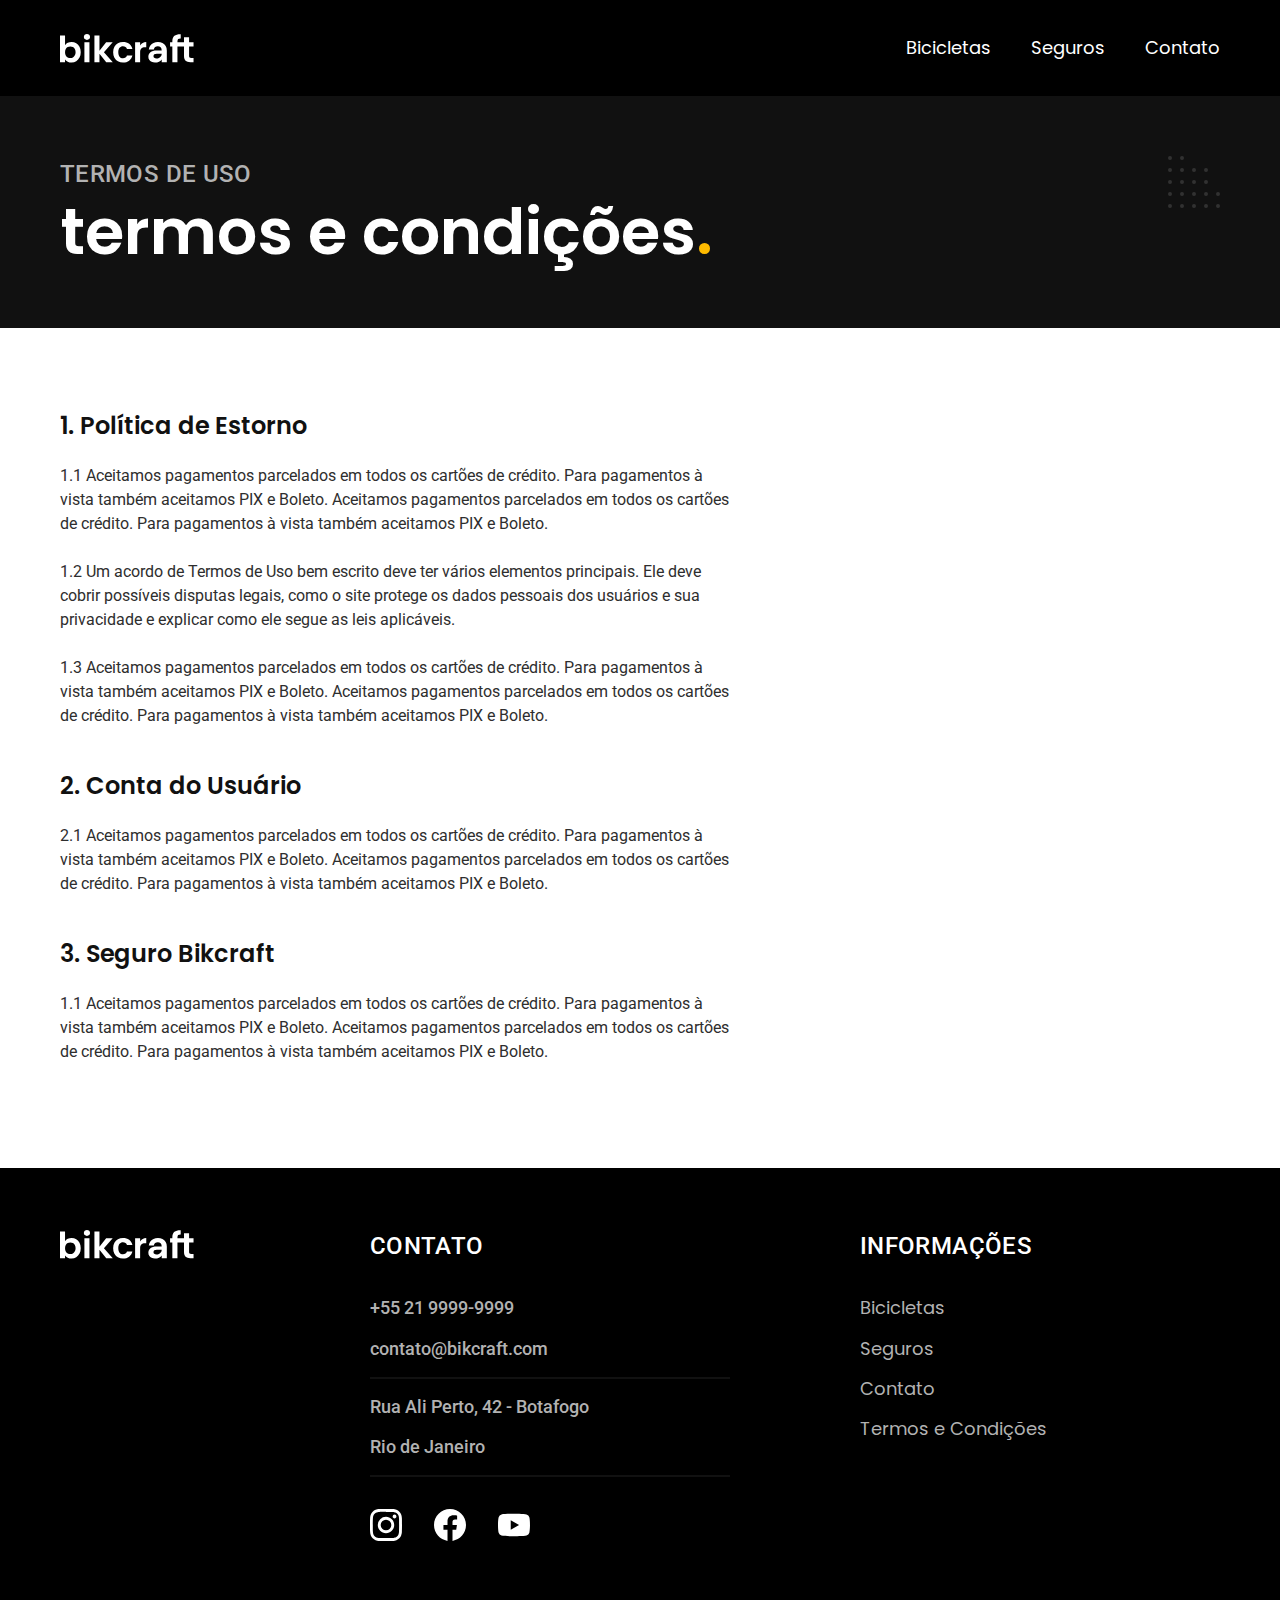
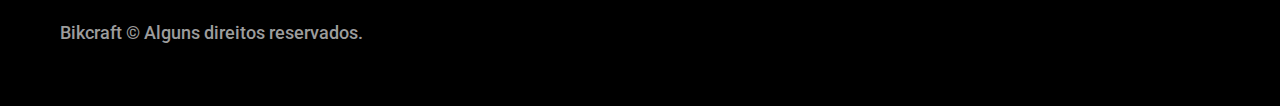
<file: termos.html>
<!DOCTYPE html>
<html lang="pt-br">

<head>
  <meta charset="UTF-8">
  <meta name="viewport" content="width=device-width, initial-scale=1.0">
  <title>Termos e Condições | Bikcraft</title>
  <meta name="description" content="Termos e condições.">
  <link rel="icon" href="./favicon.svg" type="image/svg+xml">
  <link rel="preload" href="./css/style.min.css" as="style">
  <link rel="stylesheet" href="./css/style.min.css">
  <script>document.documentElement.classList.add("js");</script>

  <link rel="preconnect" href="https://fonts.googleapis.com">
  <link rel="preconnect" href="https://fonts.gstatic.com" crossorigin>
  <link href="https://fonts.googleapis.com/css2?family=Merriweather:ital,wght@1,900&family=Poppins:wght@400;600&family=Roboto:wght@400;500&display=swap" rel="stylesheet">
</head>

<body id="termos">
  <header class="header-bg">
    <div class="header container">
      <a href="./">
        <img src="./img/bikcraft.svg" width="136" height="32" alt="Bikcraft">
      </a>
      <nav aria-label="Primária">
        <ul class="header-menu font-1-m cor-0">
          <li><a href="./bicicletas.html">Bicicletas</a></li>
          <li><a href="./seguros.html">Seguros</a></li>
          <li><a href="./contato.html">Contato</a></li>
        </ul>
      </nav>
    </div>
  </header>
  <main>
    <div class="titulo-bg">
      <div class="titulo container">
        <p class="font-2-l-b cor-5">Termos de uso</p>
        <h1 class="font-1-xxl cor-0">termos e condições<span class="cor-p1">.</span></h1>
      </div>
    </div>
    <div class="termos font-2-s cor-10 container">
      <h2 class="font-1-l cor-11">1. Política de Estorno</h2>
      <p>1.1 Aceitamos pagamentos parcelados em todos os cartões de crédito. Para pagamentos à vista também aceitamos PIX e Boleto. Aceitamos pagamentos parcelados em todos os cartões de crédito. Para pagamentos à vista também aceitamos PIX e Boleto.</p>
      <p>1.2 Um acordo de Termos de Uso bem escrito deve ter vários elementos principais. Ele deve cobrir possíveis disputas legais, como o site protege os dados pessoais dos usuários e sua privacidade e explicar como ele segue as leis aplicáveis.</p>
      <p>1.3 Aceitamos pagamentos parcelados em todos os cartões de crédito. Para pagamentos à vista também aceitamos PIX e Boleto. Aceitamos pagamentos parcelados em todos os cartões de crédito. Para pagamentos à vista também aceitamos PIX e Boleto.</p>
      <h2 class="font-1-l cor-11">2. Conta do Usuário</h2>
      <p>2.1 Aceitamos pagamentos parcelados em todos os cartões de crédito. Para pagamentos à vista também aceitamos PIX e Boleto. Aceitamos pagamentos parcelados em todos os cartões de crédito. Para pagamentos à vista também aceitamos PIX e Boleto.</p>
      <h2 class="font-1-l cor-11">3. Seguro Bikcraft</h2>
      <p>1.1 Aceitamos pagamentos parcelados em todos os cartões de crédito. Para pagamentos à vista também aceitamos PIX e Boleto. Aceitamos pagamentos parcelados em todos os cartões de crédito. Para pagamentos à vista também aceitamos PIX e Boleto.</p>
    </div>
  </main>
  <footer class="footer-bg">
    <div class="footer container">
      <img src="./img/bikcraft.svg" width="136" height="32" alt="Bikcraft">
      <div class="footer-contato">
        <h3 class="font-2-l-b cor-0">Contato</h3>
        <ul class="font-2-m cor-5">
          <li><a href="tel:+552199999999">+55 21 9999-9999</a></li>
          <li><a href="mailto:contato@bikcraft.com">contato@bikcraft.com</a></li>
          <li>Rua Ali Perto, 42 - Botafogo</li>
          <li>Rio de Janeiro</li>
        </ul>
        <div class="footer-redes">
          <a href="./">
            <img src="./img/redes/instagram.svg" width="32" height="32" alt="Instagram">
          </a>
          <a href="./">
            <img src="./img/redes/facebook.svg" width="32" height="32" alt="Facebook">
          </a>
          <a href="./">
            <img src="./img/redes/youtube.svg" width="32" height="32" alt="Youtube">
          </a>
        </div>
      </div>
      <div class="footer-informacoes">
        <h3 class="font-2-l-b cor-0">Informações</h3>
        <nav>
          <ul class="font-1-m cor-5">
            <li><a href="./bicicletas.html">Bicicletas</a></li>
            <li><a href="./seguros.html">Seguros</a></li>
            <li><a href="./contato.html">Contato</a></li>
            <li><a href="./termos.html">Termos e Condições</a></li>
          </ul>
        </nav>
      </div>
      <p class="footer-copy font-2-m cor-6">Bikcraft © Alguns direitos reservados.</p>
    </div>
  </footer>
  <script src="./js/script.js"></script>
</body>

</html>
</file>
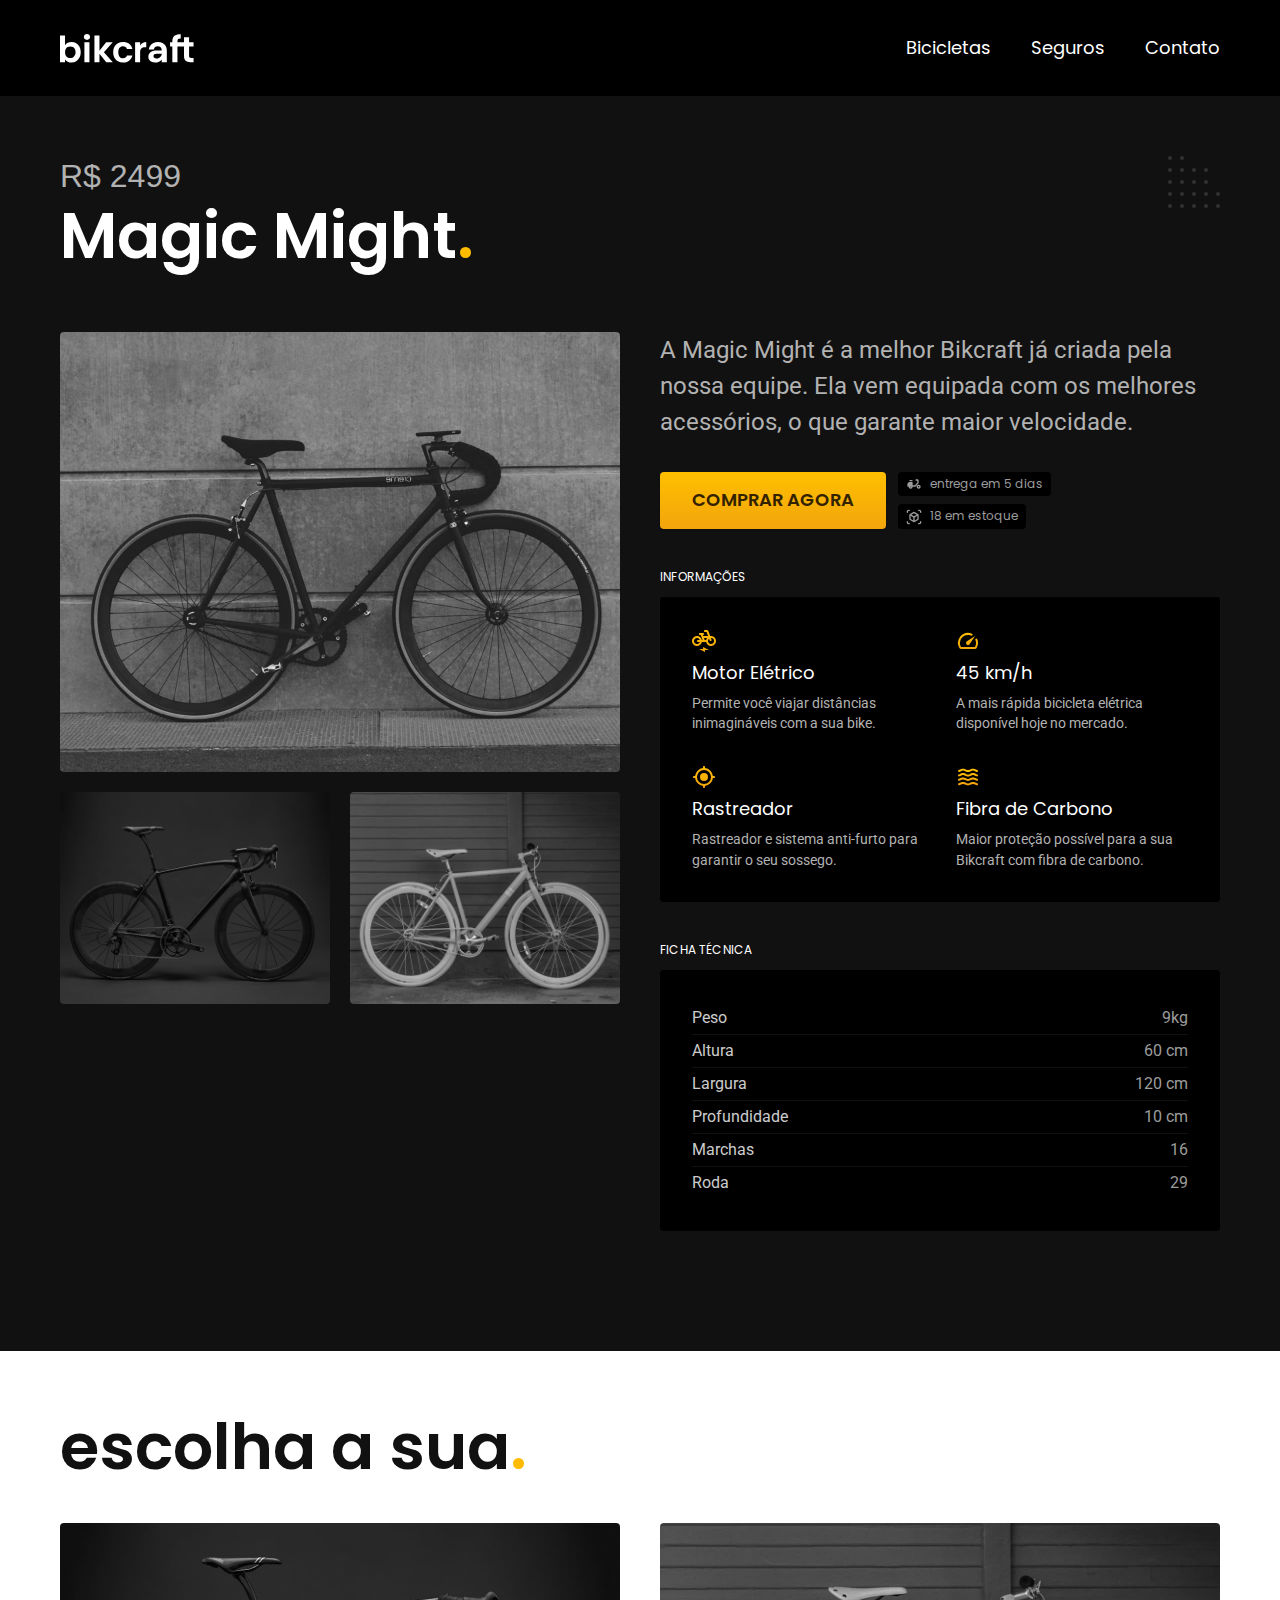
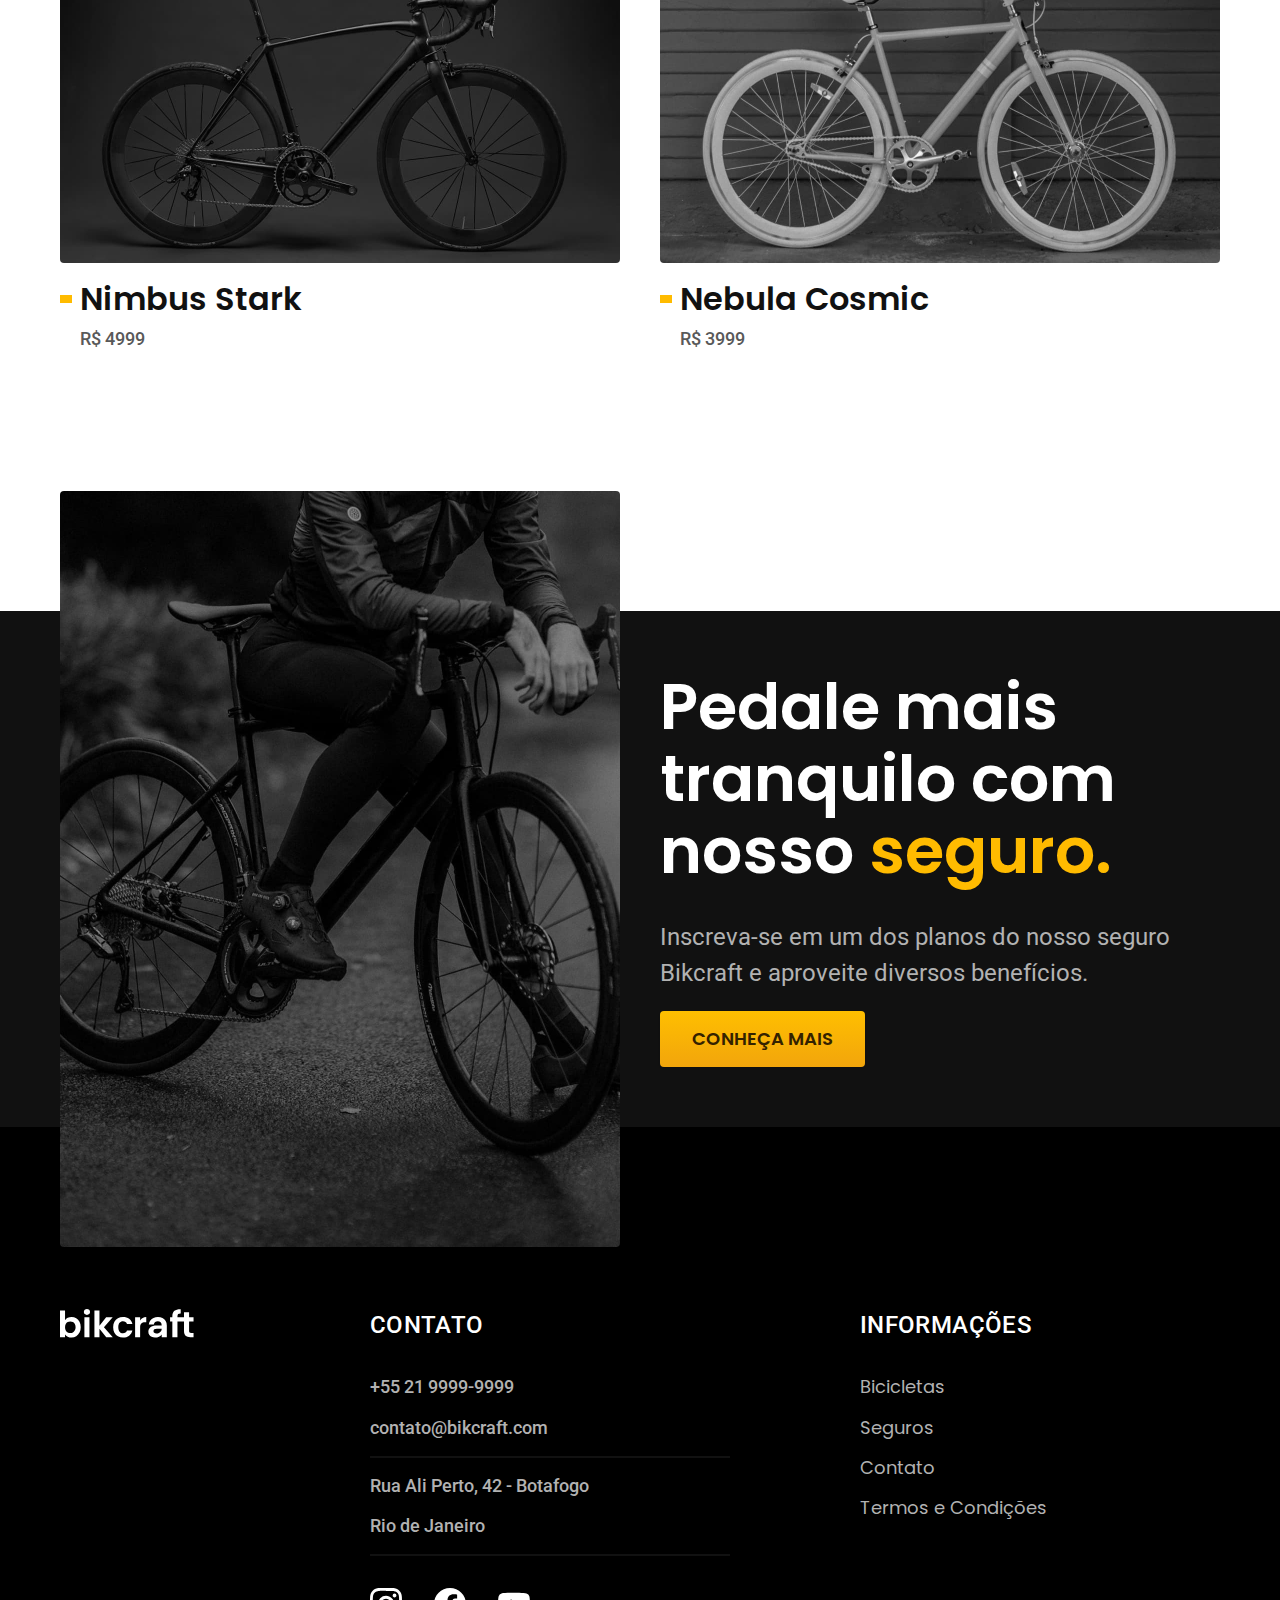
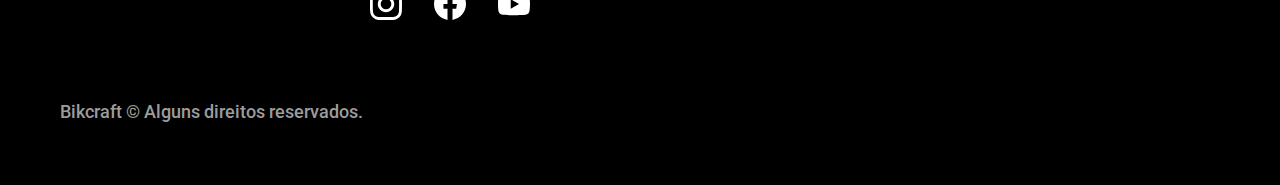
<file: bicicletas/magic.html>
<!DOCTYPE html>
<html lang="pt-br">

<head>
  <meta charset="UTF-8">
  <meta name="viewport" content="width=device-width, initial-scale=1.0">
  <title>Magic | Bikcraft</title>
  <meta name="description" content="Magic">
  <link rel="icon" href="../favicon.svg" type="image/svg+xml">
  <link rel="preload" href="../css/style.min.css" as="style">
  <link rel="stylesheet" href="../css/style.min.css">
  <script>document.documentElement.classList.add("js");</script>

  <link rel="preconnect" href="https://fonts.googleapis.com">
  <link rel="preconnect" href="https://fonts.gstatic.com" crossorigin>
  <link href="https://fonts.googleapis.com/css2?family=Merriweather:ital,wght@1,900&family=Poppins:wght@400;600&family=Roboto:wght@400;500&display=swap" rel="stylesheet">
</head>

<body id="bicicleta">
  <header class="header-bg">
    <div class="header container">
      <a href="../">
        <img src="../img/bikcraft.svg" width="136" height="32" alt="Bikcraft">
      </a>
      <nav aria-label="Primária">
        <ul class="header-menu font-1-m cor-0">
          <li><a href="../bicicletas.html">Bicicletas</a></li>
          <li><a href="../seguros.html">Seguros</a></li>
          <li><a href="../contato.html">Contato</a></li>
        </ul>
      </nav>
    </div>
  </header>
  <main class="titulo-bg">
    <div>
      <div class="titulo container">
        <p class="font-2-xl cor-5">R$ 2499</p>
        <h1 class="font-1-xxl cor-0">Magic Might<span class="cor-p1">.</span></h1>
      </div>
    </div>
    <div class="bicicleta container">
      <div class="bicicleta-imagens">
        <img src="../img/bicicleta/nimbus2.jpg" width="1120" height="880" alt="Bicicleta 1">
        <img src="../img/bicicleta/nimbus1.jpg" width="1120" height="880" alt="Bicicleta 2">
        <img src="../img/bicicleta/nimbus3.jpg" width="1120" height="880" alt="Bicicleta 3">
      </div>
      <div class="bicicleta-conteudo">
        <p class="font-2-l cor-5">A Magic Might é a melhor Bikcraft já criada pela nossa equipe. Ela vem equipada com os melhores acessórios, o que garante maior velocidade. </p>
        <div class="bicicleta-comprar">
          <a class="botao" href="../orcamento.html?tipo=bikcraft&produto=magic">Comprar Agora</a>
          <span class="font-1-xs cor-6"><img src="../img/icones/entrega.svg" width="16" height="16" alt="">entrega em 5 dias</span>
          <span class="font-1-xs cor-6"><img src="../img/icones/estoque.svg" width="16" height="16" alt="">18 em estoque</span>
        </div>
        <h2 class="font-1-xs cor-0">Informações</h2>
        <ul class="bicicleta-informacoes">
          <li>
            <img src="../img/icones/eletrica.svg" width="32" height="32" alt="">
            <h3 class="font-1-m cor-0">Motor Elétrico</h3>
            <p class="font-2-xs cor-5">Permite você viajar distâncias inimagináveis com a sua bike.</p>
          </li>
          <li>
            <img src="../img/icones/velocidade.svg" width="32" height="32" alt="">
            <h3 class="font-1-m cor-0">45 km/h</h3>
            <p class="font-2-xs cor-5">A mais rápida bicicleta elétrica disponível hoje no mercado.</p>
          </li>
          <li>
            <img src="../img/icones/rastreador.svg" width="32" height="32" alt="">
            <h3 class="font-1-m cor-0">Rastreador</h3>
            <p class="font-2-xs cor-5">Rastreador e sistema anti-furto para garantir o seu sossego.</p>
          </li>
          <li>
            <img src="../img/icones/carbono.svg" width="32" height="32" alt="">
            <h3 class="font-1-m cor-0">Fibra de Carbono</h3>
            <p class="font-2-xs cor-5">Maior proteção possível para a sua Bikcraft com fibra de carbono.</p>
          </li>
        </ul>
        <h2 class="font-1-xs cor-0">Ficha Técnica</h2>
        <ul class="bicicleta-ficha font-2-s cor-4">
          <li>Peso <span>9kg</span></li>
          <li>Altura <span>60 cm</span></li>
          <li>Largura <span>120 cm</span></li>
          <li>Profundidade <span>10 cm</span></li>
          <li>Marchas <span>16</span></li>
          <li>Roda <span>29</span></li>
        </ul>
      </div>
    </div>
  </main>
  <article class="bicicletas-lista container">
    <h2 class="font-1-xxl">escolha a sua<span class="cor-p1">.</span></h2>
    <ul>
      <li>
        <a href="./nimbus.html">
          <img src="../img/bicicletas/nimbus.jpg" width="1120" height="680" alt="Bicicleta preta">
          <h3 class="font-1-xl">Nimbus Stark</h3>
          <span class="font-2-m cor-8">R$ 4999</span>
        </a>
      </li>
      <li>
        <a href="./nebula.html">
          <img src="../img/bicicletas/nebula.jpg" width="1120" height="680" alt="Bicicleta preta">
          <h3 class="font-1-xl">Nebula Cosmic</h3>
          <span class="font-2-m cor-8">R$ 3999</span>
        </a>
      </li>
    </ul>
  </article>
  <article class="seguro-bg">
    <div class="seguro container">
      <div class="seguro-imagem">
        <img src="../img/fotos/seguros.jpg" width="1360" height="1512" alt="Pessoa parada em cima de uma bicicleta">
      </div>
      <div class="seguro-conteudo">
        <h2 class="font-1-xxl cor-0">Pedale mais tranquilo com nosso <span class="cor-p1">seguro.</span></h2>
        <p class="font-2-l cor-5">Inscreva-se em um dos planos do nosso seguro Bikcraft e aproveite diversos benefícios.</p>
        <a class="botao" href="../seguros.html">Conheça Mais</a>
      </div>
    </div>
  </article>
  <footer class="footer-bg">
    <div class="footer container">
      <img src="../img/bikcraft.svg" width="136" height="32" alt="Bikcraft">
      <div class="footer-contato">
        <h3 class="font-2-l-b cor-0">Contato</h3>
        <ul class="font-2-m cor-5">
          <li><a href="tel:+552199999999">+55 21 9999-9999</a></li>
          <li><a href="mailto:contato@bikcraft.com">contato@bikcraft.com</a></li>
          <li>Rua Ali Perto, 42 - Botafogo</li>
          <li>Rio de Janeiro</li>
        </ul>
        <div class="footer-redes">
          <a href="../">
            <img src="../img/redes/instagram.svg" width="32" height="32" alt="Instagram">
          </a>
          <a href="../">
            <img src="../img/redes/facebook.svg" width="32" height="32" alt="Facebook">
          </a>
          <a href="../">
            <img src="../img/redes/youtube.svg" width="32" height="32" alt="Youtube">
          </a>
        </div>
      </div>
      <div class="footer-informacoes">
        <h3 class="font-2-l-b cor-0">Informações</h3>
        <nav>
          <ul class="font-1-m cor-5">
            <li><a href="../bicicletas.html">Bicicletas</a></li>
            <li><a href="../seguros.html">Seguros</a></li>
            <li><a href="../contato.html">Contato</a></li>
            <li><a href="../termos.html">Termos e Condições</a></li>
          </ul>
        </nav>
      </div>
      <p class="footer-copy font-2-m cor-6">Bikcraft © Alguns direitos reservados.</p>
    </div>
  </footer>
  <script src="../js/script.js"></script>
</body>

</html>
</file>
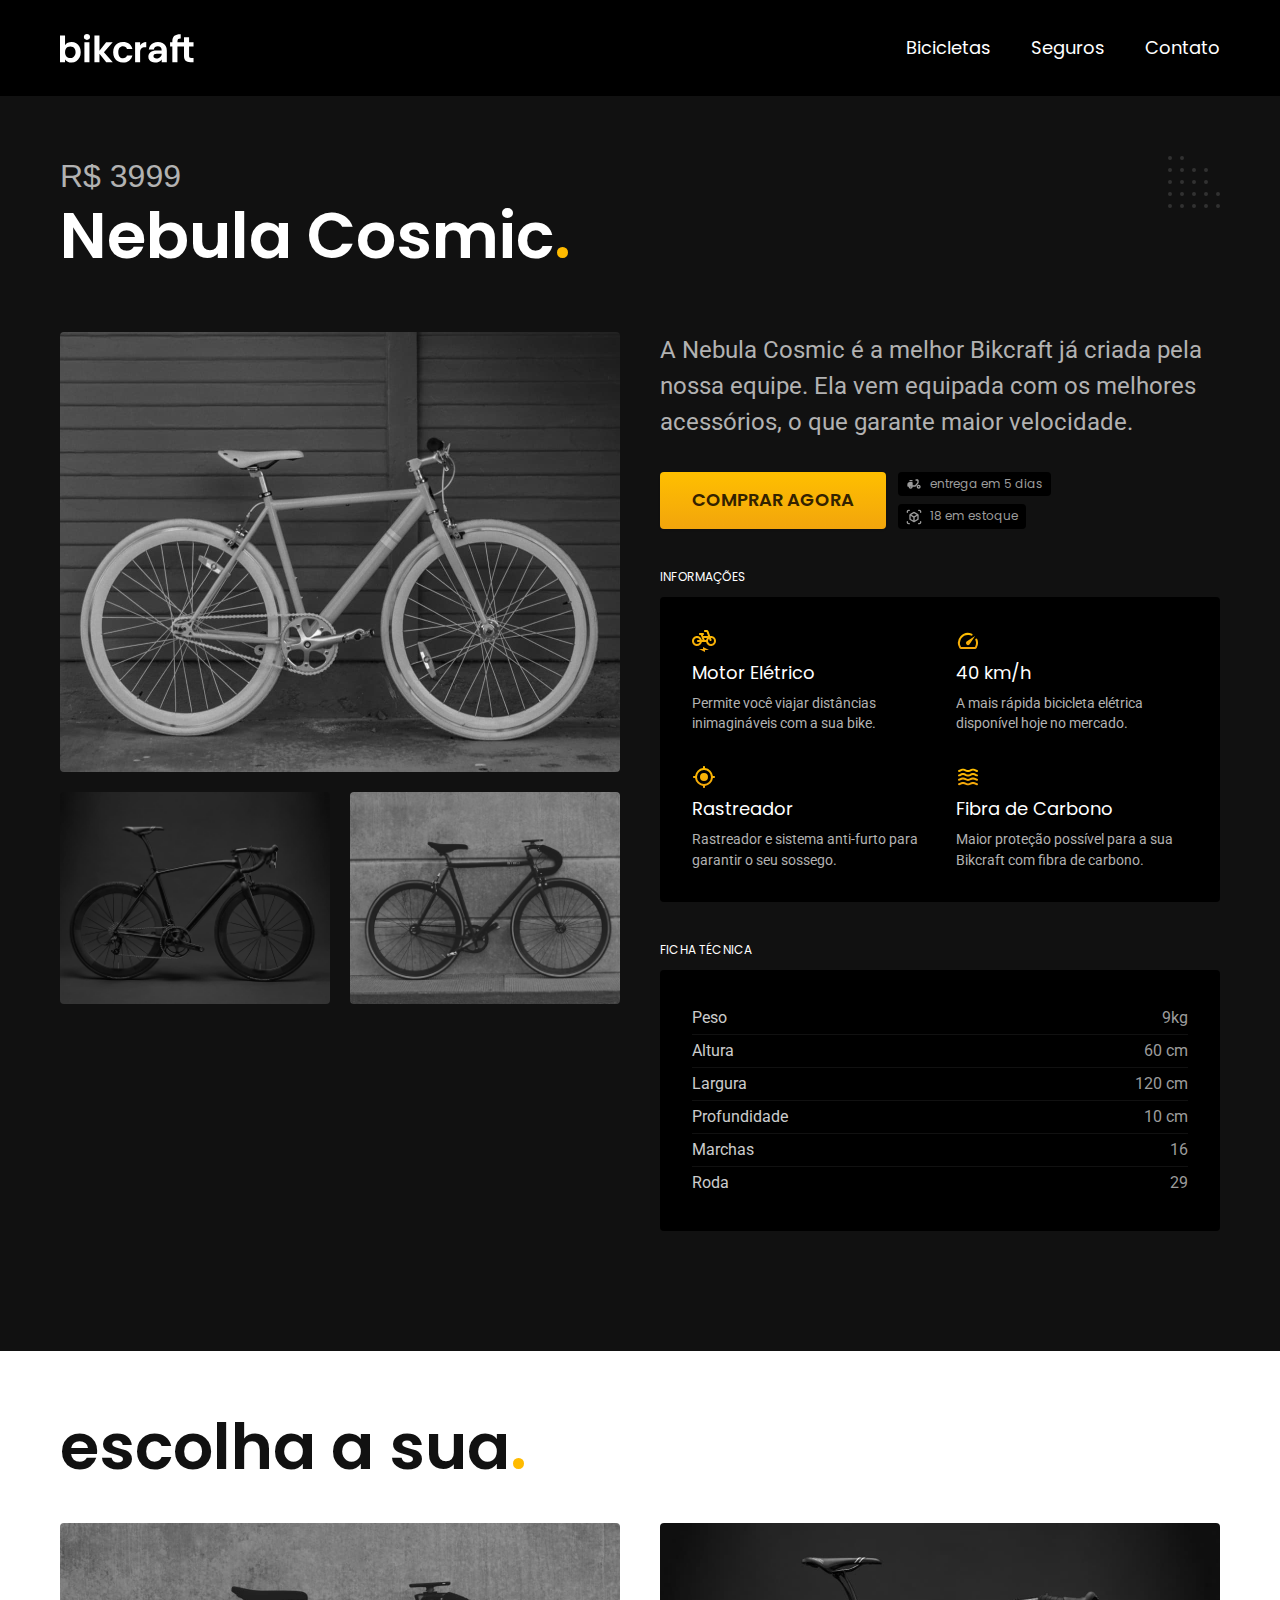
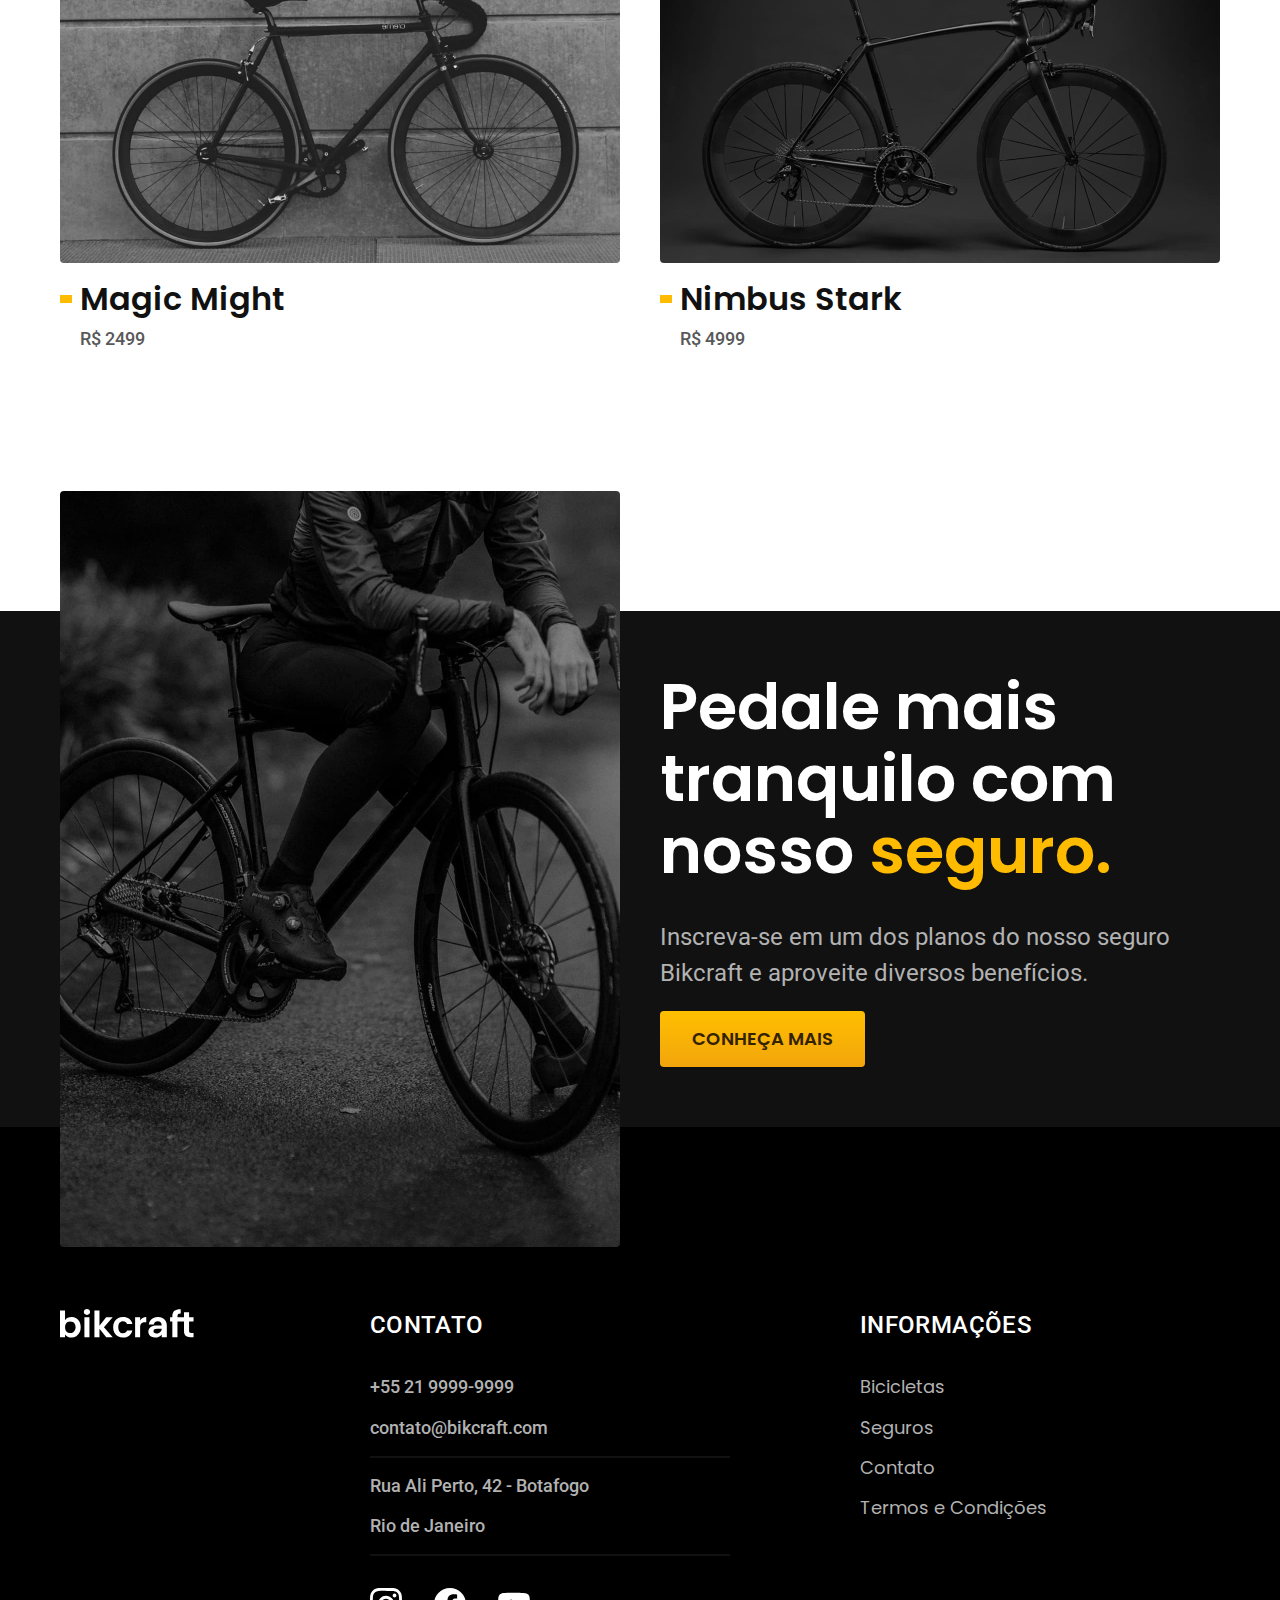
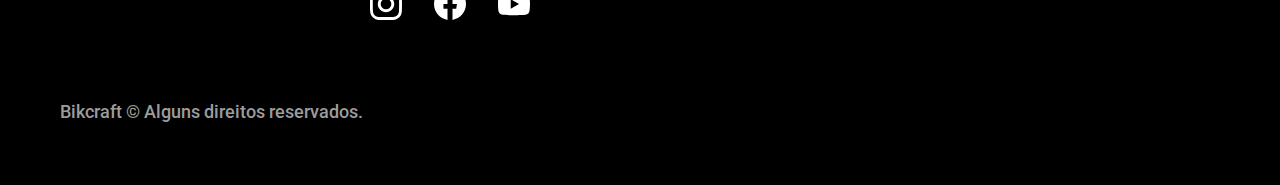
<file: bicicletas/nebula.html>
<!DOCTYPE html>
<html lang="pt-br">

<head>
  <meta charset="UTF-8">
  <meta name="viewport" content="width=device-width, initial-scale=1.0">
  <title>Nebula | Bikcraft</title>
  <meta name="description" content="Nebula">
  <link rel="icon" href="../favicon.svg" type="image/svg+xml">
  <link rel="preload" href="../css/style.min.css" as="style">
  <link rel="stylesheet" href="../css/style.min.css">
  <script>document.documentElement.classList.add("js");</script>

  <link rel="preconnect" href="https://fonts.googleapis.com">
  <link rel="preconnect" href="https://fonts.gstatic.com" crossorigin>
  <link href="https://fonts.googleapis.com/css2?family=Merriweather:ital,wght@1,900&family=Poppins:wght@400;600&family=Roboto:wght@400;500&display=swap" rel="stylesheet">
</head>

<body id="bicicleta">
  <header class="header-bg">
    <div class="header container">
      <a href="../">
        <img src="../img/bikcraft.svg" width="136" height="32" alt="Bikcraft">
      </a>
      <nav aria-label="Primária">
        <ul class="header-menu font-1-m cor-0">
          <li><a href="../bicicletas.html">Bicicletas</a></li>
          <li><a href="../seguros.html">Seguros</a></li>
          <li><a href="../contato.html">Contato</a></li>
        </ul>
      </nav>
    </div>
  </header>
  <main class="titulo-bg">
    <div>
      <div class="titulo container">
        <p class="font-2-xl cor-5">R$ 3999</p>
        <h1 class="font-1-xxl cor-0">Nebula Cosmic<span class="cor-p1">.</span></h1>
      </div>
    </div>
    <div class="bicicleta container">
      <div class="bicicleta-imagens">
        <img src="../img/bicicleta/nimbus3.jpg" width="1120" height="880" alt="Bicicleta 1">
        <img src="../img/bicicleta/nimbus1.jpg" width="1120" height="880" alt="Bicicleta 2">
        <img src="../img/bicicleta/nimbus2.jpg" width="1120" height="880" alt="Bicicleta 3">
      </div>
      <div class="bicicleta-conteudo">
        <p class="font-2-l cor-5">A Nebula Cosmic é a melhor Bikcraft já criada pela nossa equipe. Ela vem equipada com os melhores acessórios, o que garante maior velocidade. </p>
        <div class="bicicleta-comprar">
          <a class="botao" href="../orcamento.html?tipo=bikcraft&produto=nebula">Comprar Agora</a>
          <span class="font-1-xs cor-6"><img src="../img/icones/entrega.svg" width="16" height="16" alt="">entrega em 5 dias</span>
          <span class="font-1-xs cor-6"><img src="../img/icones/estoque.svg" width="16" height="16" alt="">18 em estoque</span>
        </div>
        <h2 class="font-1-xs cor-0">Informações</h2>
        <ul class="bicicleta-informacoes">
          <li>
            <img src="../img/icones/eletrica.svg" width="32" height="32" alt="">
            <h3 class="font-1-m cor-0">Motor Elétrico</h3>
            <p class="font-2-xs cor-5">Permite você viajar distâncias inimagináveis com a sua bike.</p>
          </li>
          <li>
            <img src="../img/icones/velocidade.svg" width="32" height="32" alt="">
            <h3 class="font-1-m cor-0">40 km/h</h3>
            <p class="font-2-xs cor-5">A mais rápida bicicleta elétrica disponível hoje no mercado.</p>
          </li>
          <li>
            <img src="../img/icones/rastreador.svg" width="32" height="32" alt="">
            <h3 class="font-1-m cor-0">Rastreador</h3>
            <p class="font-2-xs cor-5">Rastreador e sistema anti-furto para garantir o seu sossego.</p>
          </li>
          <li>
            <img src="../img/icones/carbono.svg" width="32" height="32" alt="">
            <h3 class="font-1-m cor-0">Fibra de Carbono</h3>
            <p class="font-2-xs cor-5">Maior proteção possível para a sua Bikcraft com fibra de carbono.</p>
          </li>
        </ul>
        <h2 class="font-1-xs cor-0">Ficha Técnica</h2>
        <ul class="bicicleta-ficha font-2-s cor-4">
          <li>Peso <span>9kg</span></li>
          <li>Altura <span>60 cm</span></li>
          <li>Largura <span>120 cm</span></li>
          <li>Profundidade <span>10 cm</span></li>
          <li>Marchas <span>16</span></li>
          <li>Roda <span>29</span></li>
        </ul>
      </div>
    </div>
  </main>
  <article class="bicicletas-lista container">
    <h2 class="font-1-xxl">escolha a sua<span class="cor-p1">.</span></h2>
    <ul>
      <li>
        <a href="./magic.html">
          <img src="../img/bicicletas/magic.jpg" width="1120" height="680" alt="Bicicleta preta">
          <h3 class="font-1-xl">Magic Might</h3>
          <span class="font-2-m cor-8">R$ 2499</span>
        </a>
      </li>
      <li>
        <a href="./nimbus.html">
          <img src="../img/bicicletas/nimbus.jpg" width="1120" height="680" alt="Bicicleta preta">
          <h3 class="font-1-xl">Nimbus Stark</h3>
          <span class="font-2-m cor-8">R$ 4999</span>
        </a>
      </li>
    </ul>
  </article>
  <article class="seguro-bg">
    <div class="seguro container">
      <div class="seguro-imagem">
        <img src="../img/fotos/seguros.jpg" width="1360" height="1512" alt="Pessoa parada em cima de uma bicicleta">
      </div>
      <div class="seguro-conteudo">
        <h2 class="font-1-xxl cor-0">Pedale mais tranquilo com nosso <span class="cor-p1">seguro.</span></h2>
        <p class="font-2-l cor-5">Inscreva-se em um dos planos do nosso seguro Bikcraft e aproveite diversos benefícios.</p>
        <a class="botao" href="../seguros.html">Conheça Mais</a>
      </div>
    </div>
  </article>
  <footer class="footer-bg">
    <div class="footer container">
      <img src="../img/bikcraft.svg" width="136" height="32" alt="Bikcraft">
      <div class="footer-contato">
        <h3 class="font-2-l-b cor-0">Contato</h3>
        <ul class="font-2-m cor-5">
          <li><a href="tel:+552199999999">+55 21 9999-9999</a></li>
          <li><a href="mailto:contato@bikcraft.com">contato@bikcraft.com</a></li>
          <li>Rua Ali Perto, 42 - Botafogo</li>
          <li>Rio de Janeiro</li>
        </ul>
        <div class="footer-redes">
          <a href="../">
            <img src="../img/redes/instagram.svg" width="32" height="32" alt="Instagram">
          </a>
          <a href="../">
            <img src="../img/redes/facebook.svg" width="32" height="32" alt="Facebook">
          </a>
          <a href="../">
            <img src="../img/redes/youtube.svg" width="32" height="32" alt="Youtube">
          </a>
        </div>
      </div>
      <div class="footer-informacoes">
        <h3 class="font-2-l-b cor-0">Informações</h3>
        <nav>
          <ul class="font-1-m cor-5">
            <li><a href="../bicicletas.html">Bicicletas</a></li>
            <li><a href="../seguros.html">Seguros</a></li>
            <li><a href="../contato.html">Contato</a></li>
            <li><a href="../termos.html">Termos e Condições</a></li>
          </ul>
        </nav>
      </div>
      <p class="footer-copy font-2-m cor-6">Bikcraft © Alguns direitos reservados.</p>
    </div>
  </footer>
  <script src="../js/script.js"></script>
</body>

</html>
</file>
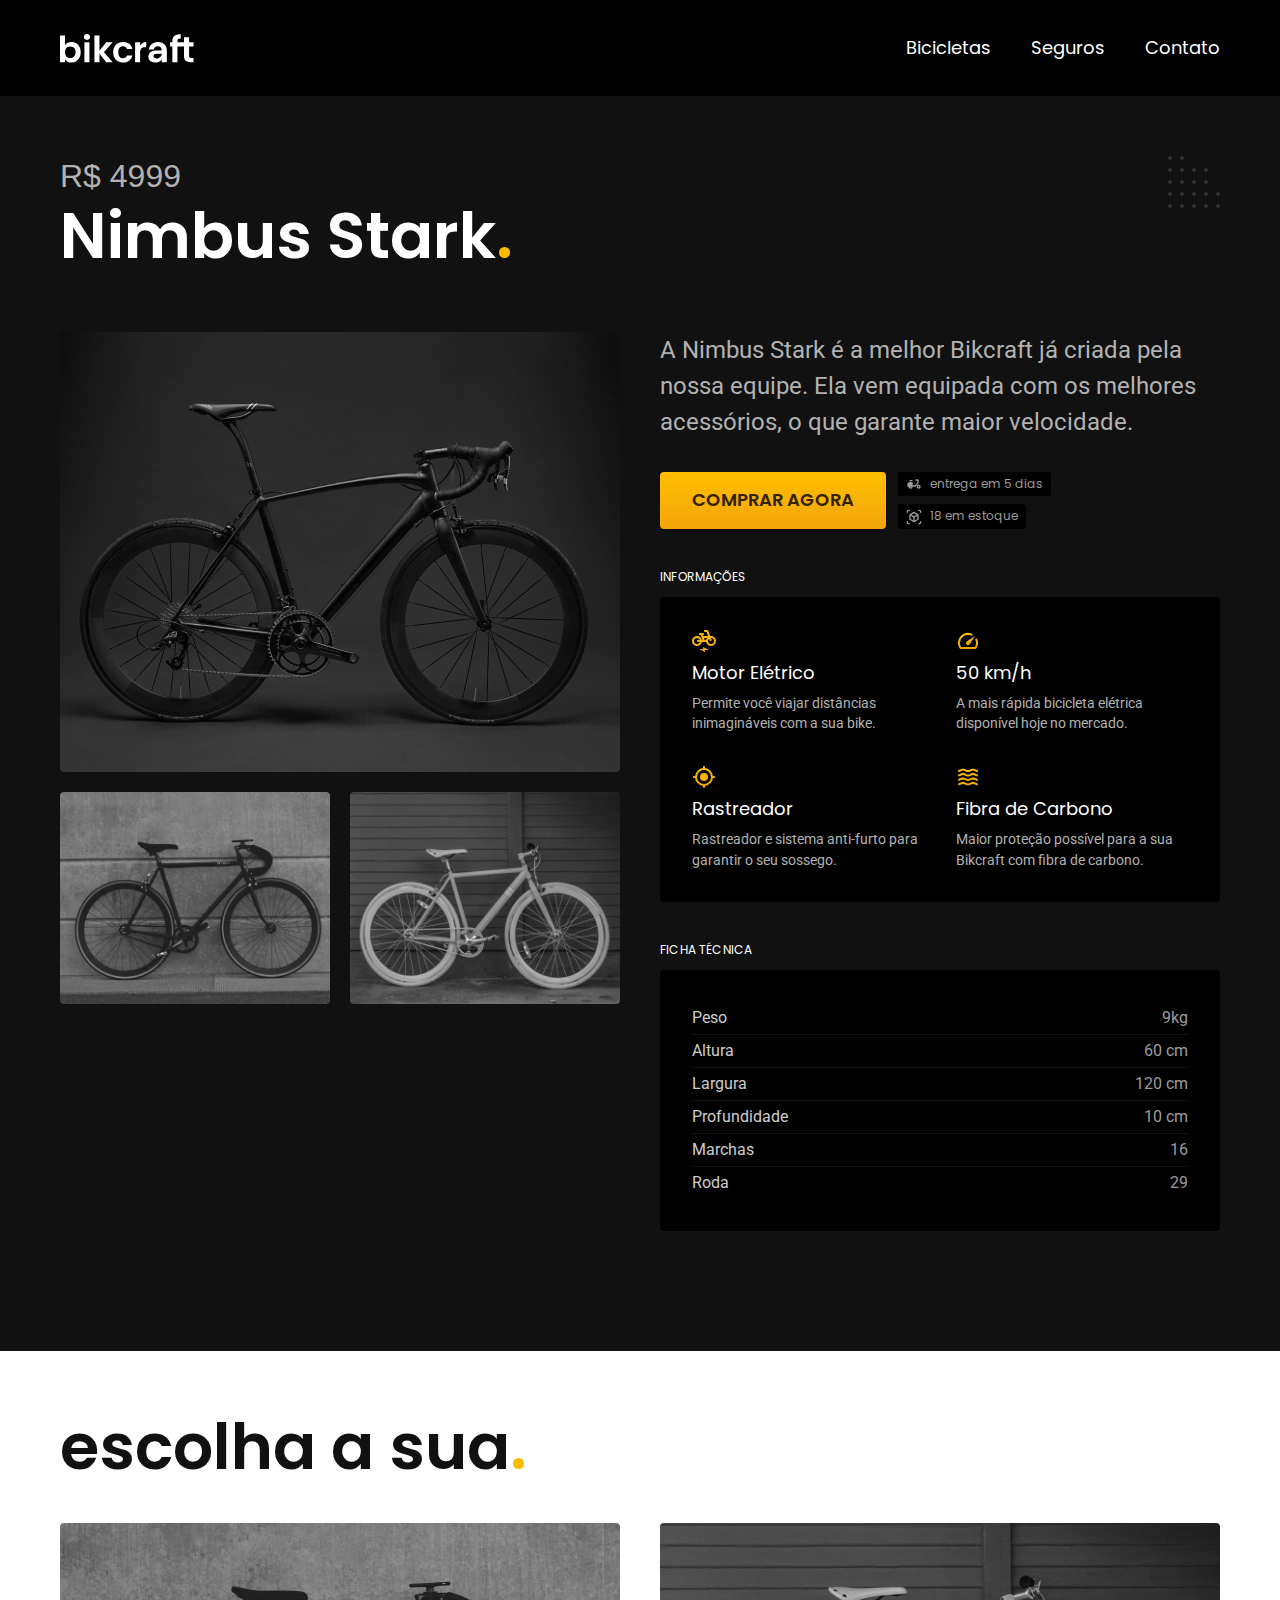
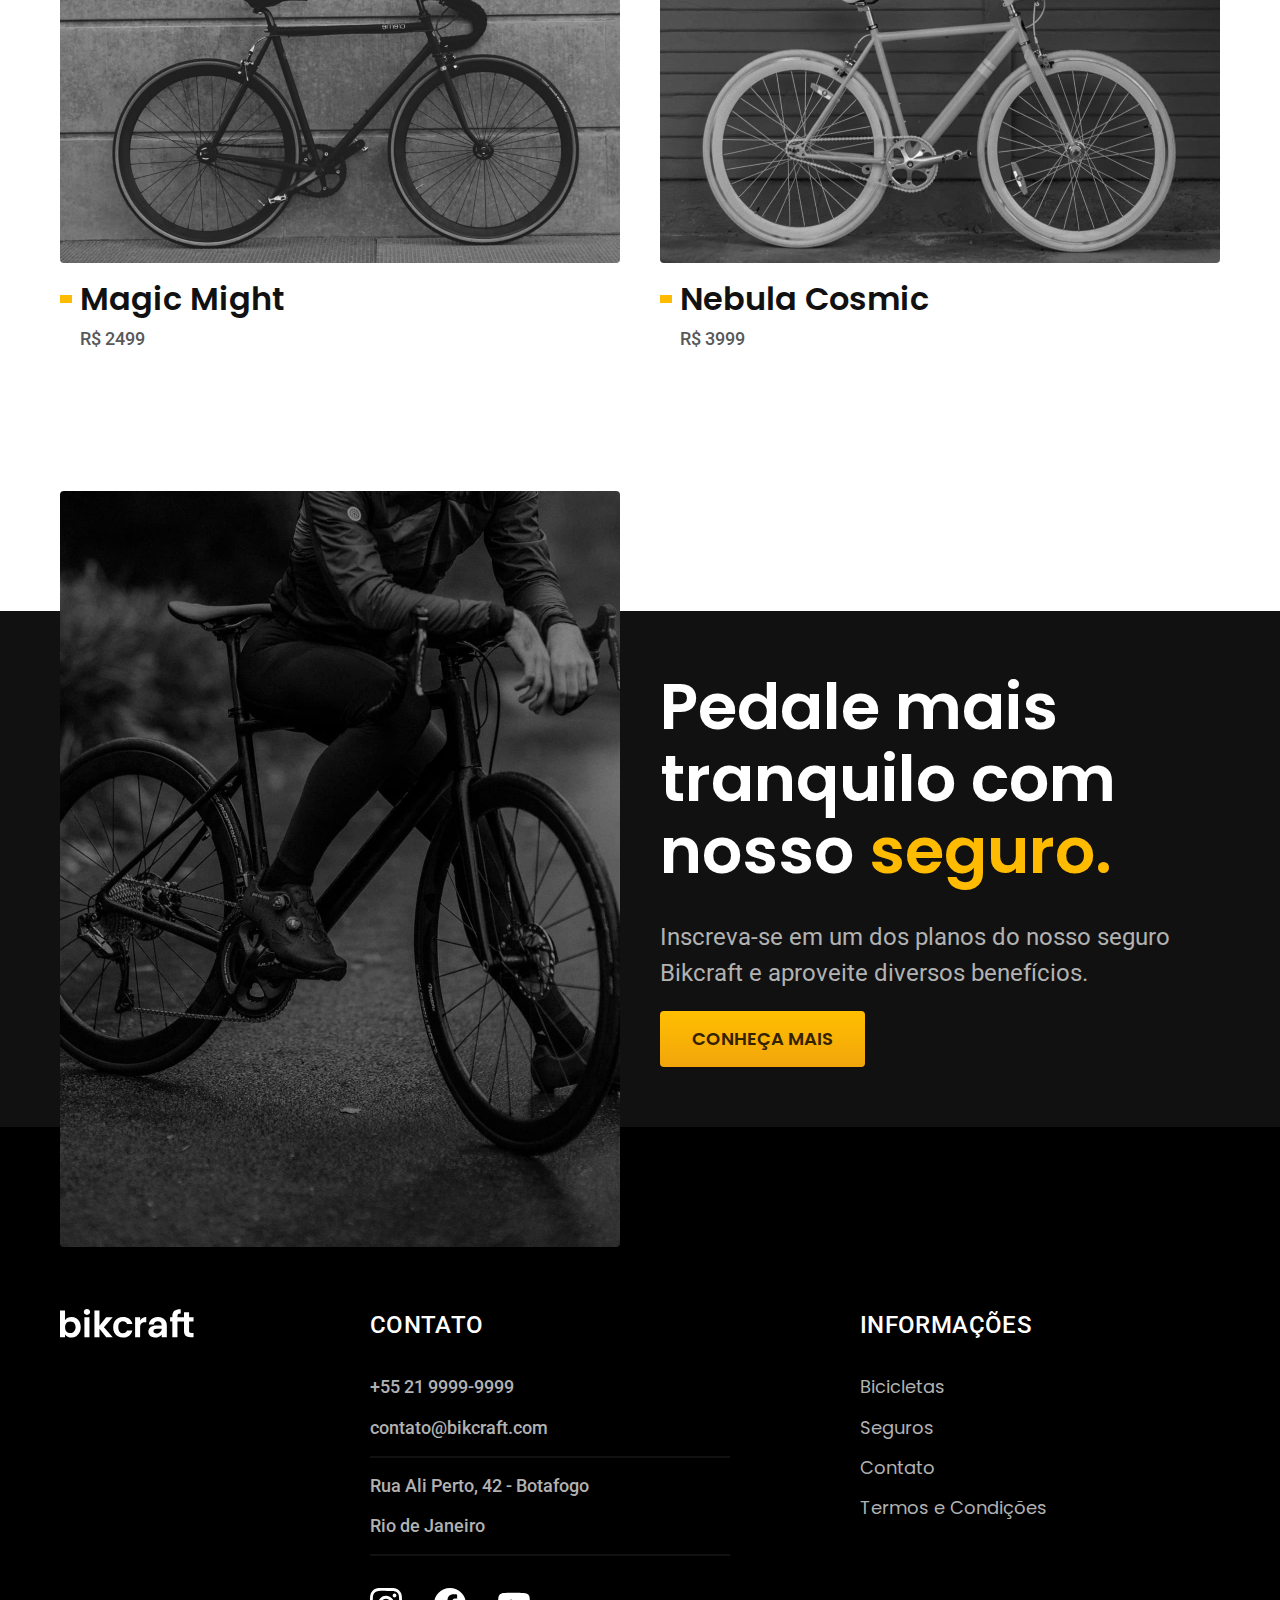
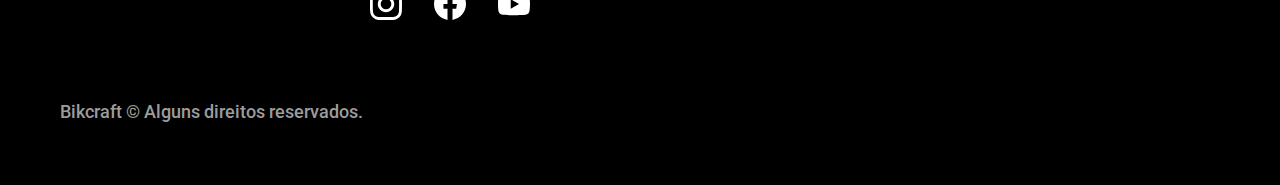
<file: bicicletas/nimbus.html>
<!DOCTYPE html>
<html lang="pt-br">

<head>
  <meta charset="UTF-8">
  <meta name="viewport" content="width=device-width, initial-scale=1.0">
  <title>Nimbus | Bikcraft</title>
  <meta name="description" content="Nimbus">
  <link rel="icon" href="../favicon.svg" type="image/svg+xml">
  <link rel="preload" href="../css/style.min.css" as="style">
  <link rel="stylesheet" href="../css/style.min.css">
  <script>document.documentElement.classList.add("js");</script>

  <link rel="preconnect" href="https://fonts.googleapis.com">
  <link rel="preconnect" href="https://fonts.gstatic.com" crossorigin>
  <link href="https://fonts.googleapis.com/css2?family=Merriweather:ital,wght@1,900&family=Poppins:wght@400;600&family=Roboto:wght@400;500&display=swap" rel="stylesheet">
</head>

<body id="bicicleta">
  <header class="header-bg">
    <div class="header container">
      <a href="../">
        <img src="../img/bikcraft.svg" width="136" height="32" alt="Bikcraft">
      </a>
      <nav aria-label="Primária">
        <ul class="header-menu font-1-m cor-0">
          <li><a href="../bicicletas.html">Bicicletas</a></li>
          <li><a href="../seguros.html">Seguros</a></li>
          <li><a href="../contato.html">Contato</a></li>
        </ul>
      </nav>
    </div>
  </header>
  <main class="titulo-bg">
    <div>
      <div class="titulo container">
        <p class="font-2-xl cor-5">R$ 4999</p>
        <h1 class="font-1-xxl cor-0">Nimbus Stark<span class="cor-p1">.</span></h1>
      </div>
    </div>
    <div class="bicicleta container">
      <div class="bicicleta-imagens">
        <img src="../img/bicicleta/nimbus1.jpg" width="1120" height="880" alt="Bicicleta 1">
        <img src="../img/bicicleta/nimbus2.jpg" width="1120" height="880" alt="Bicicleta 2">
        <img src="../img/bicicleta/nimbus3.jpg" width="1120" height="880" alt="Bicicleta 3">
      </div>
      <div class="bicicleta-conteudo">
        <p class="font-2-l cor-5">A Nimbus Stark é a melhor Bikcraft já criada pela nossa equipe. Ela vem equipada com os melhores acessórios, o que garante maior velocidade. </p>
        <div class="bicicleta-comprar">
          <a class="botao" href="../orcamento.html?tipo=bikcraft&produto=nimbus">Comprar Agora</a>
          <span class="font-1-xs cor-6"><img src="../img/icones/entrega.svg" width="16" height="16" alt="">entrega em 5 dias</span>
          <span class="font-1-xs cor-6"><img src="../img/icones/estoque.svg" width="16" height="16" alt="">18 em estoque</span>
        </div>
        <h2 class="font-1-xs cor-0">Informações</h2>
        <ul class="bicicleta-informacoes">
          <li>
            <img src="../img/icones/eletrica.svg" width="32" height="32" alt="">
            <h3 class="font-1-m cor-0">Motor Elétrico</h3>
            <p class="font-2-xs cor-5">Permite você viajar distâncias inimagináveis com a sua bike.</p>
          </li>
          <li>
            <img src="../img/icones/velocidade.svg" width="32" height="32" alt="">
            <h3 class="font-1-m cor-0">50 km/h</h3>
            <p class="font-2-xs cor-5">A mais rápida bicicleta elétrica disponível hoje no mercado.</p>
          </li>
          <li>
            <img src="../img/icones/rastreador.svg" width="32" height="32" alt="">
            <h3 class="font-1-m cor-0">Rastreador</h3>
            <p class="font-2-xs cor-5">Rastreador e sistema anti-furto para garantir o seu sossego.</p>
          </li>
          <li>
            <img src="../img/icones/carbono.svg" width="32" height="32" alt="">
            <h3 class="font-1-m cor-0">Fibra de Carbono</h3>
            <p class="font-2-xs cor-5">Maior proteção possível para a sua Bikcraft com fibra de carbono.</p>
          </li>
        </ul>
        <h2 class="font-1-xs cor-0">Ficha Técnica</h2>
        <ul class="bicicleta-ficha font-2-s cor-4">
          <li>Peso <span>9kg</span></li>
          <li>Altura <span>60 cm</span></li>
          <li>Largura <span>120 cm</span></li>
          <li>Profundidade <span>10 cm</span></li>
          <li>Marchas <span>16</span></li>
          <li>Roda <span>29</span></li>
        </ul>
      </div>
    </div>
  </main>
  <article class="bicicletas-lista container">
    <h2 class="font-1-xxl">escolha a sua<span class="cor-p1">.</span></h2>
    <ul>
      <li>
        <a href="./magic.html">
          <img src="../img/bicicletas/magic.jpg" width="1120" height="680" alt="Bicicleta preta">
          <h3 class="font-1-xl">Magic Might</h3>
          <span class="font-2-m cor-8">R$ 2499</span>
        </a>
      </li>
      <li>
        <a href="./nebula.html">
          <img src="../img/bicicletas/nebula.jpg" width="1120" height="680" alt="Bicicleta preta">
          <h3 class="font-1-xl">Nebula Cosmic</h3>
          <span class="font-2-m cor-8">R$ 3999</span>
        </a>
      </li>
    </ul>
  </article>
  <article class="seguro-bg">
    <div class="seguro container">
      <div class="seguro-imagem">
        <img src="../img/fotos/seguros.jpg" width="1360" height="1512" alt="Pessoa parada em cima de uma bicicleta">
      </div>
      <div class="seguro-conteudo">
        <h2 class="font-1-xxl cor-0">Pedale mais tranquilo com nosso <span class="cor-p1">seguro.</span></h2>
        <p class="font-2-l cor-5">Inscreva-se em um dos planos do nosso seguro Bikcraft e aproveite diversos benefícios.</p>
        <a class="botao" href="../seguros.html">Conheça Mais</a>
      </div>
    </div>
  </article>
  <footer class="footer-bg">
    <div class="footer container">
      <img src="../img/bikcraft.svg" width="136" height="32" alt="Bikcraft">
      <div class="footer-contato">
        <h3 class="font-2-l-b cor-0">Contato</h3>
        <ul class="font-2-m cor-5">
          <li><a href="tel:+552199999999">+55 21 9999-9999</a></li>
          <li><a href="mailto:contato@bikcraft.com">contato@bikcraft.com</a></li>
          <li>Rua Ali Perto, 42 - Botafogo</li>
          <li>Rio de Janeiro</li>
        </ul>
        <div class="footer-redes">
          <a href="../">
            <img src="../img/redes/instagram.svg" width="32" height="32" alt="Instagram">
          </a>
          <a href="../">
            <img src="../img/redes/facebook.svg" width="32" height="32" alt="Facebook">
          </a>
          <a href="../">
            <img src="../img/redes/youtube.svg" width="32" height="32" alt="Youtube">
          </a>
        </div>
      </div>
      <div class="footer-informacoes">
        <h3 class="font-2-l-b cor-0">Informações</h3>
        <nav>
          <ul class="font-1-m cor-5">
            <li><a href="../bicicletas.html">Bicicletas</a></li>
            <li><a href="../seguros.html">Seguros</a></li>
            <li><a href="../contato.html">Contato</a></li>
            <li><a href="../termos.html">Termos e Condições</a></li>
          </ul>
        </nav>
      </div>
      <p class="footer-copy font-2-m cor-6">Bikcraft © Alguns direitos reservados.</p>
    </div>
  </footer>
  <script src="../js/script.js"></script>
</body>

</html>
</file>
<file: css/style.min.css>
body{margin:0;font-family:Arial,Helvetica,sans-serif;color:#111}blockquote,dd,h1,h2,h3,h4,p,ul{margin:0}ul{padding:0;list-style:none}a{text-decoration:none;color:inherit}img{display:block;height:auto;max-width:100%}img[src$=".jpg"]{border-radius:4px}.font-1-xs{font:400 0.75rem/1.35 Poppins,sans-serif}.font-2-xs{font:400 0.875rem/1.43 Roboto,sans-serif}.font-1-s{font:400 1rem/1.5 Poppins,sans-serif}.font-2-s{font:400 1rem/1.5 Roboto,sans-serif}.font-1-m,.font-1-m-b{font:400 1.125rem/1.35 Poppins,sans-serif}.font-1-m-b{font-weight:600}.font-2-m{font:500 1.125rem/1.35 Roboto,sans-serif}.font-1-l{font:400 1.5rem/1.5 Poppins,sans-serif}.font-2-l,.font-2-l-b{font:400 1.5rem/1.5 Roboto,sans-serif}.font-2-l-b{font-weight:500;letter-spacing:.015em;text-transform:uppercase}.font-1-xl{font:600 2rem/1.25 Poppins,sans-serif}.font-2-xl{font:500 2rem/1.25 Robot,sans-serif}.font-1-xxl{font:600 4rem/1.125 Poppins,sans-serif}@media (max-width:1200px){.font-1-xxl{font-size:3rem}.font-2-l,.font-2-l-b{font-size:1.25rem}}@media (max-width:800){.font-1-xxl{font-size:2rem}.font-1-xl,.font-2-xl{font-size:1.5rem}}:root{--cor-0:#ffffff;--cor-1:#f7f7f7;--cor-2:#ededed;--cor-3:#dedede;--cor-4:#cccccc;--cor-5:#b2b2b2;--cor-6:#9c9c9c;--cor-7:#717171;--cor-8:#595959;--cor-9:#404040;--cor-10:#2e2e2e;--cor-11:#111111;--cor-12:#000000;--cor-p1:#ffbb00;--cor-p2:#e4a30b;--cor-p3:#a66f00;--cor-p4:#664400;--cor-p5:#332200}.cor-0{color:var(--cor-0)}.cor-1{color:var(--cor-1)}.cor-2{color:var(--cor-2)}.cor-3{color:var(--cor-3)}.cor-4{color:var(--cor-4)}.cor-5{color:var(--cor-5)}.cor-6{color:var(--cor-6)}.cor-7{color:var(--cor-7)}.cor-8{color:var(--cor-8)}.cor-9{color:var(--cor-9)}.cor-10{color:var(--cor-10)}.cor-11{color:var(--cor-11)}.cor-12{color:var(--cor-12)}.cor-p1{color:var(--cor-p1)}.cor-p2{color:var(--cor-p2)}.cor-p3{color:var(--cor-p3)}.cor-p4{color:var(--cor-p4)}.cor-p5{color:var(--cor-p5)}.js .fadeInDown{transform:translate3d(0,-20px,0)}.js .fadeInUp{transform:translate3d(0,20px,0)}.js .fadeInRight{transform:translate3d(20px,0,0)}.js .fadeInLeft{transform:translate3d(-20px,0,0)}.js [data-anime]{opacity:0}.js .anime{opacity:1;transform:none;transition:transform .8s,opacity .8s}.header-bg{background-color:var(--cor-12)}.header{display:flex;flex-wrap:wrap;gap:20px;justify-content:space-between;align-items:center;padding-top:20px;padding-bottom:20px}.header-menu{display:flex;flex-wrap:wrap;gap:40px}.header-menu a{display:inline-block;padding:16px 0;position:relative}.header-menu a::after{content:"";display:block;height:2px;width:0;background:var(--cor-0);margin-top:4px;transition:.3s;position:absolute}.header-menu a.ativo::after,.header-menu a:hover::after{width:100%}@media (max-width:800px){.header-menu{gap:20px}.header-menu a{background-color:var(--cor-11);padding:12px 16px;border-radius:4px}.header-menu a:hover{background-color:var(--cor-10)}.header a::after{display:none}}@media (max-width:600px){.header-menu{gap:12px}.header-menu a{padding:8px 12px;font-size:14px}}.footer-bg{background-color:var(--cor-12)}.footer{display:grid;grid-template-columns:3fr 5fr 4fr;gap:40px;padding-top:60px;padding-bottom:60px}.footer h3{margin-bottom:32px}.footer-contato ul{margin-bottom:32px}.footer-contato li:nth-child(2n):after{content:"";display:block;max-width:360px;height:2px;background:var(--cor-11);margin-top:16px}.footer li{margin-bottom:16px}.footer-redes{display:flex;gap:32px}.footer a:hover{color:var(--cor-0)}.footer-copy{grid-column:1/-1;margin-top:40px}@media (max-width:800px){.footer>img{display:none}.footer{grid-template-columns:1fr 1fr}}@media (max-width:600px){.footer{grid-template-columns:1fr;gap:60px}.footer-copy{margin-top:0}}.container{box-sizing:border-box;max-width:1200px;padding-left:20px;padding-right:20px;margin-left:auto;margin-right:auto}.botao{display:inline-block;padding:16px 32px;background:linear-gradient(#ffbf00,#f2a50c);border-radius:4px;box-shadow:0 1px 2px rgba(0,0,0,.1);text-transform:uppercase;color:var(--cor-p5);font:600 1.125rem/1.35 Poppins,sans-serif;max-width:max-content;border:none;cursor:pointer}.botao:hover{background:linear-gradient(#ffb60d,#e59317)}.botao.secundario{background:var(--cor-10);color:var(--cor-2)}.botao.secundario:hover{background:var(--cor-9)}.botao.seta{display:flex;align-items:center}.botao.seta::after{content:"";display:inline-block;width:18px;height:10px;margin-left:12px;background:url("../img/icones/seta.svg");transition:transform .2s}.botao.seta:hover:after{transform:translateX(4px)}@media (max-width:600px){.botao{padding:12px 16px;font-size:1rem}}.link{display:inline-block;color:var(--cor-p1);font:500 1.5rem/1.5 Poppins,sans-serif;text-transform:uppercase}.link::after{content:"";display:block;width:100%;height:4px;background-color:currentColor}.link:hover{color:var(--cor-0)}.titulo-bg{padding-top:60px;padding-bottom:60px;background-color:var(--cor-11)}.titulo{background:url("../img/dec/top-right.svg") no-repeat top right 20px}.titulo p{margin-bottom:4px}@media (max-width:800px){.titulo-bg{padding-top:40px;padding-bottom:40px}.titulo p{font-size:1rem;text-transform:lowercase;font-weight:400}}.form{display:grid;grid-template-columns:1fr 1fr;gap:20px}.form label{display:block;font:400 1rem/1.5 Poppins,sans-serif;margin-bottom:4px}.form .col-2{grid-column:span 2}.form input[type=email],.form input[type=text],.form textarea{font:400 1rem/1.5 Roboto,sans-serif;background:var(--cor-1);border:1px solid var(--cor-2);padding:12px;border-radius:4px;width:100%;box-sizing:border-box}.form input[type=email]:focus,.form input[type=text]:focus,.form textarea:focus{outline:0;border-color:var(--cor-p1);background:var(--cor-0);box-shadow:0 0 0 2px #fea}@media (max-width:600px){.form{grid-template-columns:1fr}.form .col-2{grid-column:1}}.introducao-bg{background:var(--cor-12) url("../img/dec/bottom-left.svg") no-repeat bottom 160px left 20px;box-shadow:inset 0 -120px var(--cor-0)}.introducao{display:grid;grid-template-columns:1fr 1fr;gap:0 40px}.introducao-conteudo{align-self:end;padding-bottom:200px}.introducao img{width:100%;height:100%;object-fit:cover;border-radius:4px}.introducao h1{margin-bottom:32px}.introducao p{margin-bottom:20px}@media (max-width:800px){.introducao-bg{background-color:var(--cor-11);padding-top:40px;box-shadow:inset 0 -60px var(--cor-0)}.introducao{grid-template-columns:1fr;gap:32px}.introducao-conteudo{padding:0}.introducao h1{margin-bottom:16px}.introducao img{height:300px;width:100%}}.tecnologia-bg{background-color:var(--cor-11);box-shadow:inset 0 80px var(--cor-0),inset 0 -80px var(--cor-0)}.tecnologia{display:grid;grid-template-columns:1fr 1fr;gap:40px}.tecnologia-imagem img{width:100%;height:100%;object-fit:cover;object-position:left}.tecnologia-conteudo{padding-top:160px;padding-bottom:160px}.tecnologia-conteudo>span{display:block;margin-bottom:20px}.tecnologia-conteudo h2{margin-bottom:32px}.tecnologia-conteudo>p{margin-bottom:32px}.tecnologia-conteudo a{margin-bottom:80px}.tecnologia-vantagens{display:flex;gap:40px}.tecnologia-vantagens h3{margin-bottom:8px;width:max-content}.tecnologia-vantagens img{width:24px;margin-bottom:8px}@media (max-width:800px){.tecnologia-bg{box-shadow:initial}.tecnologia{grid-template-columns:1fr}.tecnologia-conteudo{padding-top:60px;padding-bottom:60px}.tecnologia-imagem{display:none}.tecnologia a{margin-bottom:60px}}@media (max-width:600px){.tecnologia-vantagens{flex-direction:column}}.parceiros{padding-top:60px;padding-bottom:120px}.parceiros h2{margin-bottom:60px}.parceiros ul{display:grid;padding:0 20px;grid-template-columns:repeat(4,1fr);max-width:1400px;margin:0 auto}.parceiros li{display:flex;padding:32px;border-left:2px solid var(--cor-2)}.parceiros img{margin:auto}.parceiros li:first-child,.parceiros li:nth-child(5){border-left:none}.parceiros li:nth-child(n+5){border-top:2px solid var(--cor-2)}@media (max-width:800px){.parceiros{padding-bottom:60px}.parceiros li{padding:20px}.parceiros h2{margin-bottom:20px}.parceiros ul{grid-template-columns:repeat(2,1fr)}.parceiros li:nth-child(n+3){border-top:2px solid var(--cor-2)}.parceiros li:nth-child(odd){border-left:none}}.depoimento{display:grid;grid-template-columns:1fr 1fr;background-color:var(--cor-p1);overflow:hidden}.depoimento img{width:100%;height:100%;object-fit:cover;border-radius:0}.depoimento-conteudo{padding:40px 40px 80px 80px;align-self:end;background:url("../img/dec/bottom-right-p.svg") no-repeat bottom 40px right 40px}.depoimento-conteudo p{max-width:32ch;font-family:Merriweather,serif;font-style:italic;font-weight:900;margin-bottom:32px;position:relative}.depoimento p::after,.depoimento p::before{font-size:5rem;color:var(--cor-p2);position:absolute}.depoimento p::before{content:"“";left:-50px;top:-20px}.depoimento p::after{content:"”"}@media (min-width:1200px){.depoimento img{max-width:520px}}@media (max-width:800px){.depoimento{grid-template-columns:1fr;text-align:center}.depoimento img{max-height:200px}.depoimento-conteudo{padding:40px 20px;justify-self:center}}.bicicletas-lista{padding-top:60px;padding-bottom:120px}.bicicletas-lista h2{margin-bottom:40px}.bicicletas-lista ul{display:flex;gap:40px;padding:0 20px 20px 20px;max-width:1400px;margin-left:auto;margin-right:auto;overflow-x:auto}#bicicleta .bicicletas-lista ul{padding:0 0 20px 0}.bicicletas-lista li{min-width:280px}.bicicletas-lista a{display:block}.bicicletas-lista img{margin-bottom:16px}.bicicletas-lista h3{margin-bottom:8px;display:flex;align-items:center}.bicicletas-lista h3::before{content:"";display:inline-block;width:12px;height:8px;margin-right:8px;background-color:var(--cor-p1);transition:width .2s}.bicicletas-lista a:hover h3::before{width:24px}.bicicletas-lista li span{padding-left:20px}@media (max-width:800px){.bicicletas-lista{padding-bottom:60px}.bicicletas-lista ul{gap:20px}}.bicicletas-bg{background:linear-gradient(to right,var(--cor-0) 30%,var(--cor-11) 0)}.bicicletas{display:grid;grid-template-columns:1fr 1fr;gap:40px;padding-top:60px;padding-bottom:60px;background:url("../img/dec/top-right.svg") no-repeat top 40px right 20px}.bicicletas-imagem{display:grid}.bicicletas-imagem img{grid-area:1/1}.bicicletas-imagem span{grid-area:1/1;place-self:start end;margin-top:20px;display:inline-block;background-color:var(--cor-12);padding:8px 16px 8px 8px;border-radius:4px 0 0 4px}.bicicletas-conteudo{display:grid;grid-template-columns:1fr auto;align-content:start}.bicicletas h2,.bicicletas p{grid-column:1/-1}.bicicletas h2{margin-bottom:20px}.bicicletas h2::before{content:"";display:block;width:12px;height:8px;background-color:var(--cor-p1);margin-bottom:8px}.bicicletas p{margin-bottom:32px}.bicicletas a{place-self:end}.bicicletas ul{display:grid;gap:16px}.bicicletas li{display:flex}.bicicletas-conteudo img{width:24px;margin-right:8px}@media (max-width:800px){.bicicletas{grid-template-columns:1fr;gap:20px;padding-top:40px;padding-bottom:40px}.bicicletas-bg{background:var(--cor-11)}}@media (max-width:600px){.bicicletas-conteudo{grid-template-columns:1fr}.bicicletas ul{font-size:1rem;margin-bottom:32px;grid-template-columns:1fr 1fr}.bicicletas a{place-self:start}}.bicicleta{display:grid;grid-template-columns:1fr 1fr;align-items:start;gap:40px;padding-top:60px;padding-bottom:60px}#bicicleta .titulo p{text-transform:uppercase}.bicicleta-imagens{display:flex;flex-wrap:wrap;gap:20px}.bicicleta-imagens img{flex:1;min-width:200px}.bicicleta-imagens img:first-child{min-width:100%}.bicicleta-conteudo>p{margin-bottom:32px}.bicicleta-comprar{display:grid;grid-template-columns:max-content auto;align-items:center;justify-items:start;gap:8px 12px;margin-bottom:40px}.bicicleta-comprar a{grid-row:span 2}.bicicleta-comprar span{display:flex;align-items:center;background-color:var(--cor-12);gap:8px;padding:4px 8px;border-radius:4px}.bicicleta-conteudo h2{text-transform:uppercase;letter-spacing:.015em;margin-bottom:12px}.bicicleta-ficha,.bicicleta-informacoes{padding:32px;background-color:var(--cor-12);border-radius:4px}.bicicleta-informacoes{margin-bottom:40px;display:grid;grid-template-columns:1fr 1fr;gap:32px}.bicicleta-informacoes img{width:24px;margin-bottom:8px}.bicicleta-informacoes h3{margin-bottom:8px}.bicicleta-ficha li{display:flex;justify-content:space-between;padding:4px 0;border-bottom:1px solid var(--cor-11)}.bicicleta-ficha li:last-child{border-bottom:none}.bicicleta-ficha span{color:var(--cor-6)}@media (max-width:800px){.bicicleta{grid-template-columns:1fr;padding-top:40px;padding-bottom:40px}.bicicleta-imagens{grid-row:2}}@media (max-width:400px){.bicicleta-informacoes{grid-template-columns:1fr}.bicicleta-comprar{grid-template-columns:1fr}}.seguro-bg{background-color:var(--cor-11);box-shadow:inset 0 120px var(--cor-0),inset 0 -120px var(--cor-12)}.seguro{display:grid;grid-template-columns:1fr 1fr;gap:40px}.seguro-imagem img{width:100%;height:100%;object-fit:cover}.seguro-conteudo{padding-top:180px;padding-bottom:180px}.seguro-conteudo h2{margin-bottom:32px}.seguro-conteudo p{margin-bottom:20px}@media (max-width:800px){.seguro-bg{box-shadow:inset 0 -60px var(--cor-12)}.seguro{grid-template-columns:1fr}.seguro-imagem{height:300px}.seguro-conteudo{grid-row:1;padding-top:40px;padding-bottom:0}}.seguros-bg{background:var(--cor-11)}.seguros{display:grid;grid-template-columns:1fr 1fr;gap:40px;align-items:center;padding-top:60px;padding-bottom:60px}#seguros .seguros{padding-top:0}.seguros h2{grid-column:1/-1}.seguros-item{background-color:var(--cor-12);padding:32px 32px 32px 60px;display:grid;grid-template-columns:1fr auto;border-radius:4px}.seguros-item h3{margin-bottom:40px}.seguros-item span{grid-column:2;display:block;text-align:right}.seguros-item ul{grid-column:1/-1;margin-bottom:32px}.seguros-item li{display:flex;align-items:center;position:relative}.seguros-item li+li{margin-top:20px}.seguros-item li::before{content:"";display:inline-block;width:13px;height:9px;background-image:url("../img/icones/lista.svg");position:absolute;left:-21px}.seguros-item a{grid-column:1/-1}@media (max-width:800px){.seguros{grid-template-columns:1fr}}.vantagens-bg{background-color:var(--cor-12)}.vantagens{padding-top:120px;padding-bottom:120px}.vantagens h2{margin-bottom:60px}.vantagens ul{display:grid;grid-template-columns:repeat(auto-fit,minmax(280px,max-content));gap:40px 80px}.vantagens h3,.vantagens img{margin-bottom:8px}@media (max-width:800px){.vantagens{padding-top:60px;padding-bottom:60px}.vantagens h2{margin-bottom:40px}.vantagens ul{gap:20px}}.perguntas{padding-top:120px;padding-bottom:120px}.perguntas h2{margin-bottom:60px}.perguntas dl>div{padding:20px;border-radius:4px}.perguntas dl>div:nth-child(odd){background-color:var(--cor-1)}.perguntas button{display:grid;grid-template-columns:auto 1fr auto;align-items:center;gap:8px;cursor:pointer;border:none;background:0 0;width:100%;text-align:left}.perguntas button::before{content:"";display:inline-block;width:12px;height:8px;background-color:var(--cor-p1)}.perguntas button::after{content:"";display:inline-block;width:14px;height:6px;background:url("../img/icones/seta-abrir.svg");transition:.3s}.perguntas button:hover:after,.perguntas button[aria-expanded=true]::after{transform:rotate(180deg)}.js .perguntas dd{display:none}.js .perguntas dd.ativa{display:block}.perguntas dd{padding-top:16px;padding-left:20px;max-width:80ch}@media (max-width:800px){.perguntas{padding-top:60px;padding-bottom:60px}.perguntas h2{margin-bottom:40px}}#contato{background:linear-gradient(var(--cor-11) 600px,var(--cor-1) 0)}.contato{display:grid;grid-template-columns:5fr 7fr}.contato-dados,.contato-formulario{padding:60px;box-shadow:0 1px 2px rgba(0,0,0,.1)}.contato-dados{border-radius:5px 0 0 5px;background:var(--cor-12) url("../img/dec/bottom-left.svg") no-repeat bottom 20px left 20px}.contato-formulario{border-radius:0 5px 5px 0;background:var(--cor-0) url("../img/dec/bottom-right.svg") no-repeat bottom 20px right 20px}.contato-dados h2{margin-bottom:60px}.contato-endereco{margin-bottom:32px;padding-left:28px;background:url("../img/icones/local.svg") no-repeat 0 2px}.contato-endereco p{margin-bottom:8px}.contato-meios a{display:block;max-width:max-content;margin-bottom:8px;padding-left:28px}.contato-meios a:hover{color:var(--cor-0)}.contato-meios a:first-child{background:url("../img/icones/email.svg") no-repeat 0 2px}.contato-meios a:nth-child(2){margin-bottom:32px}.contato-meios a:nth-child(3){background:url("../img/icones/telefone.svg") no-repeat 0 2px;margin-bottom:60px}.contato-redes{display:flex;gap:32px;padding-left:28px}@media (max-width:800px){.contato{grid-template-columns:1fr}.contato-dados,.contato-formulario{padding:20px}.contato-dados{border-radius:5px 5px 0 0;background:var(--cor-12)}.contato-formulario{border-radius:0 0 5px 5px}.contato-dados h2,.contato-meios a:nth-child(3){margin-bottom:32px}.contato-redes{margin-bottom:12px}}.lojas{display:grid;grid-template-columns:1fr 1fr;gap:0 40px;padding-top:120px;padding-bottom:120px}.lojas h2{grid-column:1/-1;margin-bottom:60px}.lojas img{border-radius:4px 4px 0 0}.lojas-item{border-radius:4px;background:var(--cor-0);box-shadow:0 1px 2px rgba(0,0,0,.1)}.lojas-conteudo{display:grid;grid-template-columns:1fr 1fr;gap:32px 16px;padding:32px}.lojas-conteudo h3,.lojas-tempo{grid-column:1/-1}.lojas-dados{display:grid;gap:8px;border-left:2px solid var(--cor-2);padding-left:12px}.lojas-tempo{display:flex;align-items:center;gap:8px}@media (max-width:800px){.lojas{gap:20px;padding-top:60px;padding-bottom:60px}.lojas h2{margin-bottom:32px}.lojas-conteudo{grid-template-columns:1fr}}@media (max-width:600px){.lojas{grid-template-columns:1fr}}#orcamento{background:linear-gradient(var(--cor-11) 600px,var(--cor-1) 0)}.orcamento{display:grid;grid-template-columns:5fr 7fr;padding-bottom:120px}.orcamento h2{text-transform:uppercase;position:relative;display:flex;align-items:center}.orcamento h2::before{content:"";display:inline-block;width:4px;height:8px;background-color:var(--cor-p1);position:absolute;left:-12px}.orcamento-dados,.orcamento-produto{padding:60px;box-shadow:0 1px 2px rgba(0,0,0,.1)}.orcamento-produto{display:grid;grid-template-columns:1fr 1fr;align-content:start;gap:20px;border-radius:5px 0 0 5px;background:var(--cor-12) url("../img/dec/bottom-left.svg") no-repeat bottom 20px left 20px}.orcamento-produto>*{grid-column:1/-1}.orcamento-produto>label{grid-column:initial}.orcamento-produto label{display:grid;grid-template-columns:auto 1fr auto;align-items:center;font:400 1rem/1.5 Poppins,sans-serif;color:var(--cor-4);background-color:var(--cor-10);padding:12px 16px;border-radius:4px;cursor:pointer;border:1px solid var(--cor-10)}.orcamento-produto input:checked+label{background:var(--cor-0);color:var(--cor-11)}.orcamento-produto label::before{content:"";display:inline-block;box-sizing:border-box;width:12px;height:12px;border:1px solid var(--cor-6);border-radius:50%;margin-right:8px}.orcamento-produto input:checked+label::before{border-color:var(--cor-7);box-shadow:inset 0 0 0 3px var(--cor-0),inset 0 0 0 6px var(--cor-7)}.orcamento-produto label:hover{background-color:var(--cor-9);border-color:var(--cor-9)}.orcamento-produto input:focus+label{box-shadow:0 0 0 2px var(--cor-p1);border-color:var(--cor-p1)}.orcamento-produto label span{display:none}.orcamento-produto input:checked+label span{display:inline-block}.orcamento-produto input{opacity:0;position:absolute;pointer-events:none}.orcamento-dados{border-radius:0 5px 5px 0;background:var(--cor-0) url("../img/dec/bottom-right.svg") no-repeat bottom 20px right 20px}.orcamento-conteudo{display:none}.orcamento-conteudo h2,.orcamento-dados h2:nth-of-type(n+2){margin-top:20px}#bikcraft:checked~#orcamento-bikcraft,#seguro:checked~#orcamento-seguro{display:grid;gap:20px}.orcamento-detalhes{display:none;grid-template-columns:1fr 1fr;align-items:center;border-radius:4px;background:var(--cor-0);padding:20px}.orcamento-detalhes li{display:flex;align-items:center;margin-bottom:8px}.orcamento-detalhes li img{width:16px;margin-right:8px}.orcamento-produto input:checked+label+.orcamento-detalhes{display:grid}@media (max-width:1200px){.orcamento-dados,.orcamento-produto{padding:32px}}@media (max-width:800px){.orcamento{grid-template-columns:1fr}.orcamento-produto{border-radius:5px 5px 0 0;background:var(--cor-12)}.orcamento-dados{border-radius:0 0 5px 5px}}@media (max-width:400px){.orcamento-produto{grid-template-columns:1fr}}.termos{padding-top:80px;padding-bottom:80px}.termos h2{font-weight:600;margin-bottom:20px}.termos p+h2{margin-top:40px}.termos p{max-width:75ch;margin-bottom:24px}
</file>
